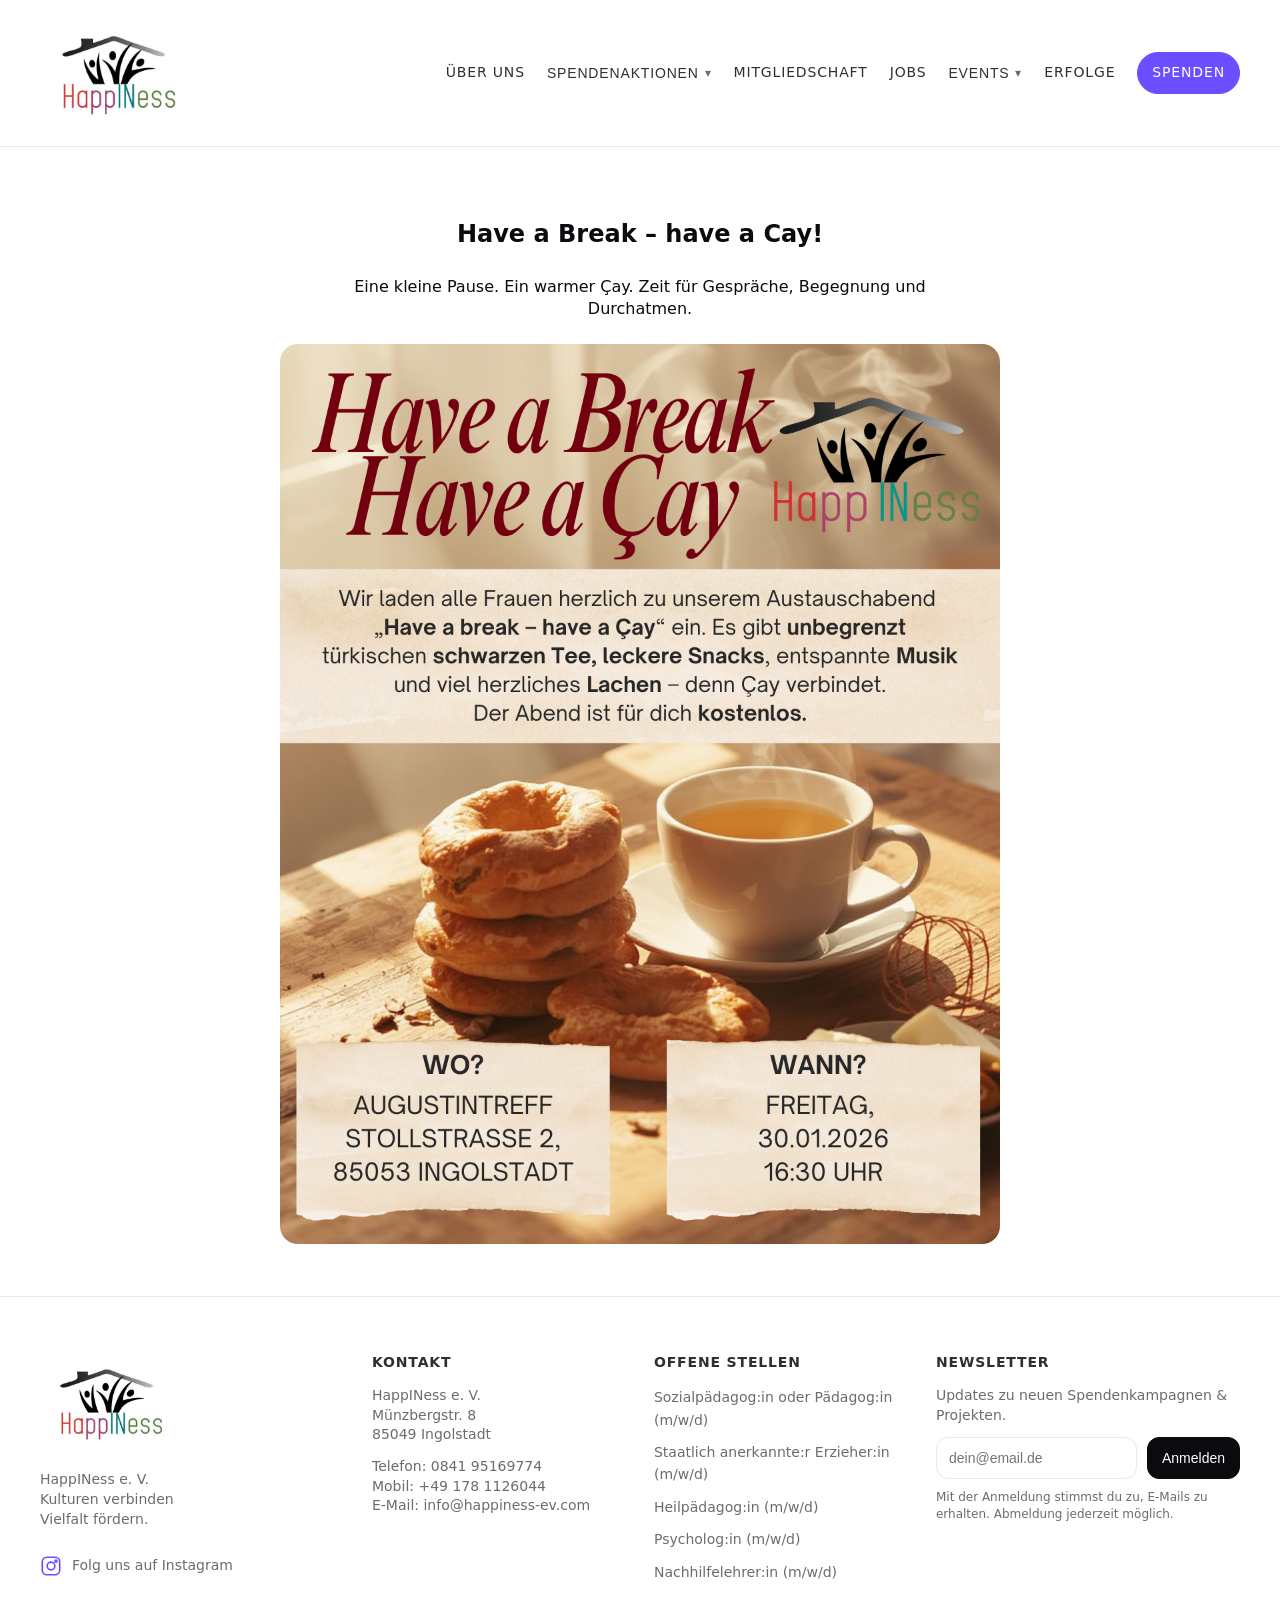
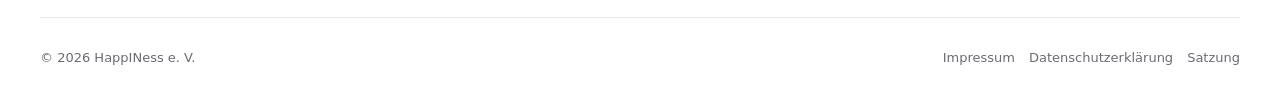
<file: Cay.html>
<!doctype html>
<html lang="de">
<head>
  <meta charset="utf-8" />
  <meta name="viewport" content="width=device-width, initial-scale=1" />
  <title>Have a Break – have a Cay! | HappINess e. V.</title>
  <meta name="description" content="Have a Break – have a Cay! Ein Raum für Begegnung, Austausch und Entspannung." />
  <link rel="stylesheet" href="style.css" />
</head>
<body>

  <!-- Header -->
  <div id="site-header"></div>

  <main class="about-page">

    <section class="about-section" style="text-align:center;">
      <h1>Have a Break – have a Cay!</h1>

      <p style="max-width:600px; margin:1.5rem auto;">
        Eine kleine Pause. Ein warmer Çay.  
        Zeit für Gespräche, Begegnung und Durchatmen.
      </p>

      <img
      class="cay-poster"
      src="assets/events/cay-poster.jpg"
      alt="Have a Break – have a Cay! Poster"
    />

    </section>

  </main>

  <!-- Footer -->
  <div id="site-footer"></div>

  <script src="main.js"></script>
</body>
</html>
</file>
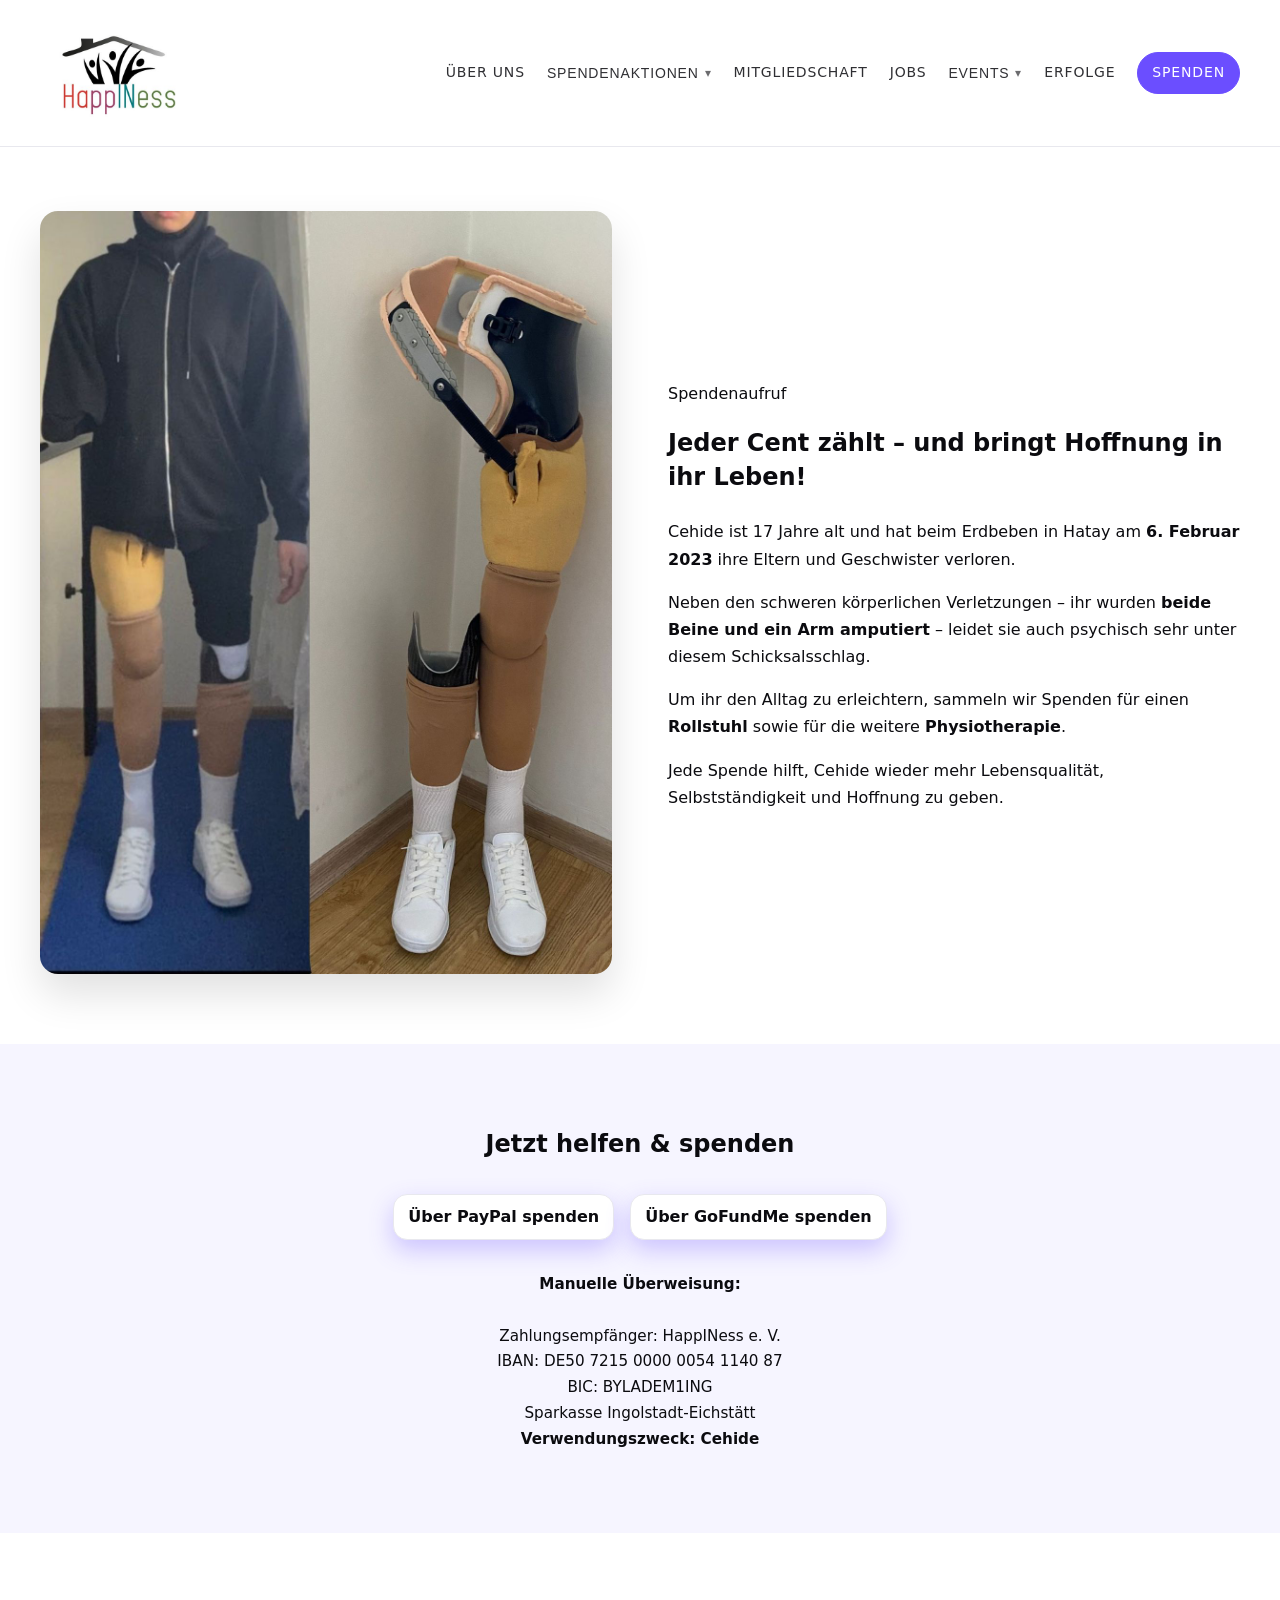
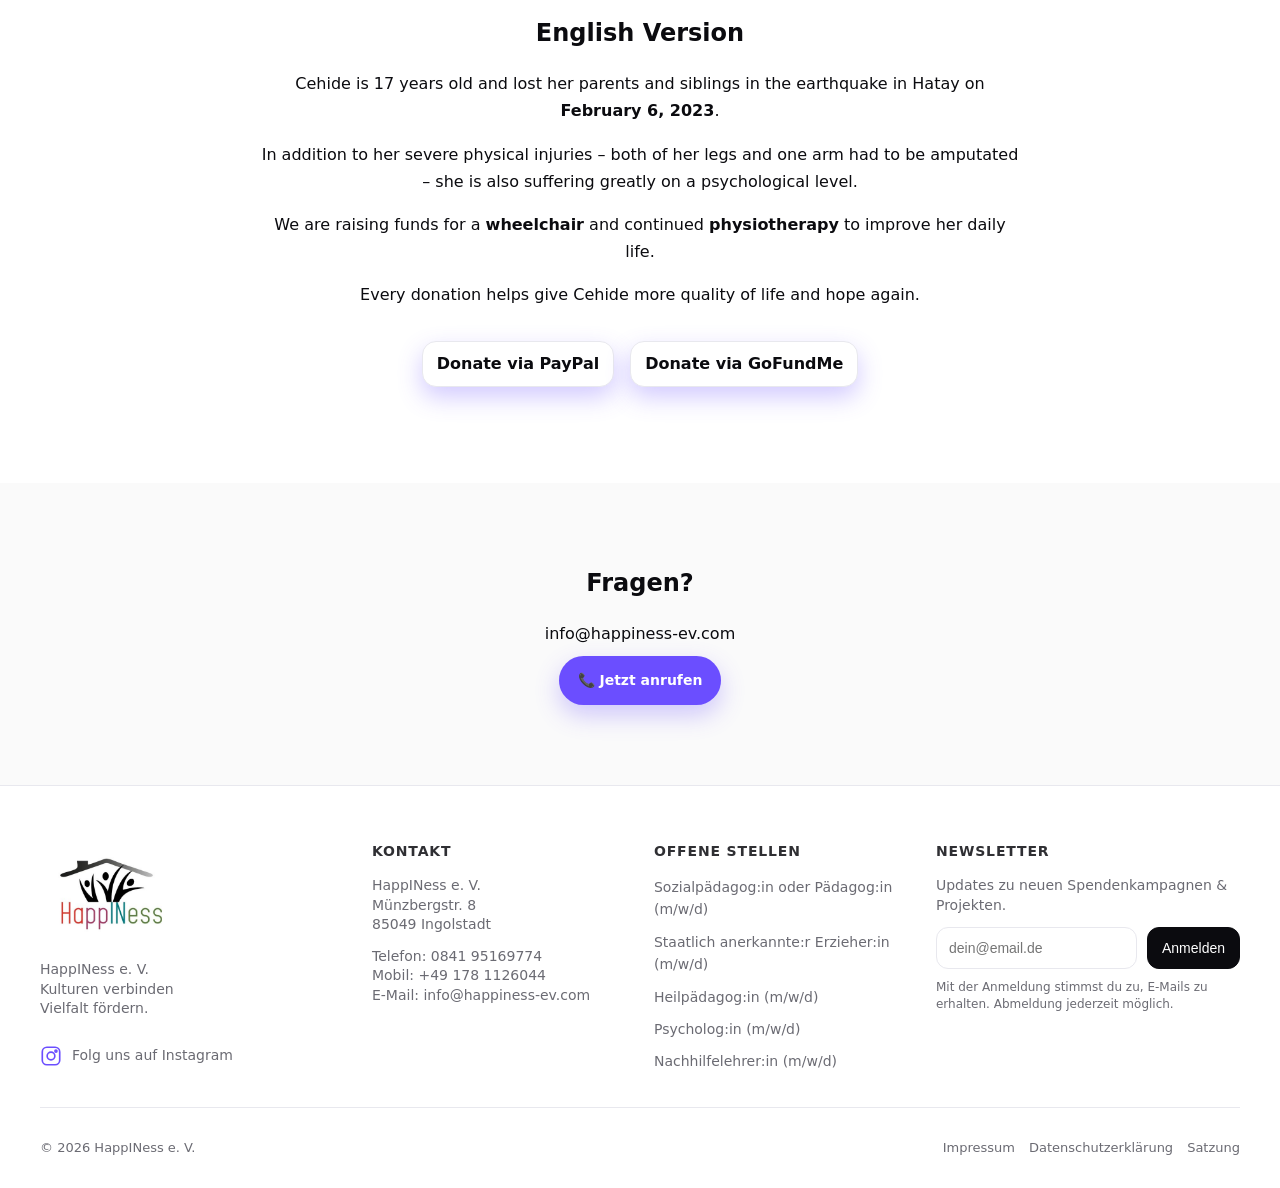
<file: Cehide.html>
<!doctype html>
<html lang="de">
<head>
  <meta charset="utf-8" />
  <meta name="viewport" content="width=device-width, initial-scale=1" />
  <title>Spendenaufruf für Cehide – HappINess e. V.</title>
  <meta name="description" content="Spendenaufruf für Cehide – jede Spende hilft für Rollstuhl und Physiotherapie." />
  <link rel="stylesheet" href="../style.css" />
</head>

<body>
  <div id="site-header"></div>

  <main class="page donation-page">

    <!-- HERO / INTRO -->
    <section class="donation-section">
      <div class="container">

        <div class="donation-split">

          <!-- IMAGE -->
          <div class="donation-split__image">
            <img
              src="../assets/spenden/cehide.jpg"
              alt="Cehide"
              loading="lazy"
            />
          </div>

          <!-- TEXT -->
          <div class="donation-split__text">
            <p class="kicker">Spendenaufruf</p>
            <h1>Jeder Cent zählt – und bringt Hoffnung in ihr Leben!</h1>

            <p>
              Cehide ist 17 Jahre alt und hat beim Erdbeben in Hatay am
              <strong>6. Februar 2023</strong> ihre Eltern und Geschwister verloren.
            </p>

            <p>
              Neben den schweren körperlichen Verletzungen – ihr wurden
              <strong>beide Beine und ein Arm amputiert</strong> – leidet sie auch
              psychisch sehr unter diesem Schicksalsschlag.
            </p>

            <p>
              Um ihr den Alltag zu erleichtern, sammeln wir Spenden für einen
              <strong>Rollstuhl</strong> sowie für die weitere
              <strong>Physiotherapie</strong>.
            </p>

            <p>
              Jede Spende hilft, Cehide wieder mehr Lebensqualität,
              Selbstständigkeit und Hoffnung zu geben.
            </p>
          </div>

        </div>
      </div>
    </section>

    <!-- DONATE -->
    <section id="spenden" class="donation-section donation-section--highlight">
      <div class="container center">
        <h2>Jetzt helfen & spenden</h2>

        <div class="donation-buttons">
          <a
            href="https://www.paypal.com/donate?campaign_id=6URGBHS4AHHY6"
            target="_blank"
            rel="noopener"
            class="btn btn--primary"
          >
            Über PayPal spenden
          </a>

          <a
            href="https://www.gofundme.com/f/sei-die-hoffnung-fur-cehide-17-j-erdbebenopfer-aus-hatay?attribution_id=sl:cf405077-684e-451a-897b-ce0b3da4cd67&lang=de_DE&ts=1758838344&utm_campaign=man_sharesheet_dash&utm_medium=customer&utm_source=copy_link"
            target="_blank"
            rel="noopener"
            class="btn"
          >
            Über GoFundMe spenden
          </a>
        </div>

        <div class="donation-bank">
          <p>
            <strong>Manuelle Überweisung:</strong><br /><br />
            Zahlungsempfänger: HappINess e. V.<br />
            IBAN: DE50 7215 0000 0054 1140 87<br />
            BIC: BYLADEM1ING<br />
            Sparkasse Ingolstadt-Eichstätt<br />
            <strong>Verwendungszweck: Cehide</strong>
          </p>
        </div>
      </div>
    </section>

    <!-- ENGLISH -->
    <section class="donation-section">
      <div class="container center">
        <h2>English Version</h2>

        <p>
          Cehide is 17 years old and lost her parents and siblings in the
          earthquake in Hatay on <strong>February 6, 2023</strong>.
        </p>

        <p>
          In addition to her severe physical injuries – both of her legs and one
          arm had to be amputated – she is also suffering greatly on a
          psychological level.
        </p>

        <p>
          We are raising funds for a <strong>wheelchair</strong> and continued
          <strong>physiotherapy</strong> to improve her daily life.
        </p>

        <p>
          Every donation helps give Cehide more quality of life and hope again.
        </p>
      </div>

      <div class="donation-buttons">
        <a
          href="https://www.paypal.com/donate?campaign_id=6URGBHS4AHHY6"
          target="_blank"
          rel="noopener"
          class="btn btn--primary"
        >
          Donate via PayPal
        </a>
      
        <a
          href="https://www.gofundme.com/f/sei-die-hoffnung-fur-cehide-17-j-erdbebenopfer-aus-hatay?attribution_id=sl:cf405077-684e-451a-897b-ce0b3da4cd67&lang=de_DE&ts=1758838344&utm_campaign=man_sharesheet_dash&utm_medium=customer&utm_source=copy_link"
          target="_blank"
          rel="noopener"
          class="btn"
        >
          Donate via GoFundMe
        </a>
      </div>
      
    </section>

    <!-- CONTACT -->
    <section class="donation-section donation-section--soft">
      <div class="container center">
        <h2>Fragen?</h2>
        <p>
          <a href="mailto:info@happiness-ev.com">info@happiness-ev.com</a><br />
          <a href="tel:+491781126044" class="btn btn-call">
            📞 Jetzt anrufen
          </a>          
        </p>
      </div>
    </section>

  </main>

  <div id="site-footer"></div>
  <script src="../main.js"></script>
</body>
</html>
</file>
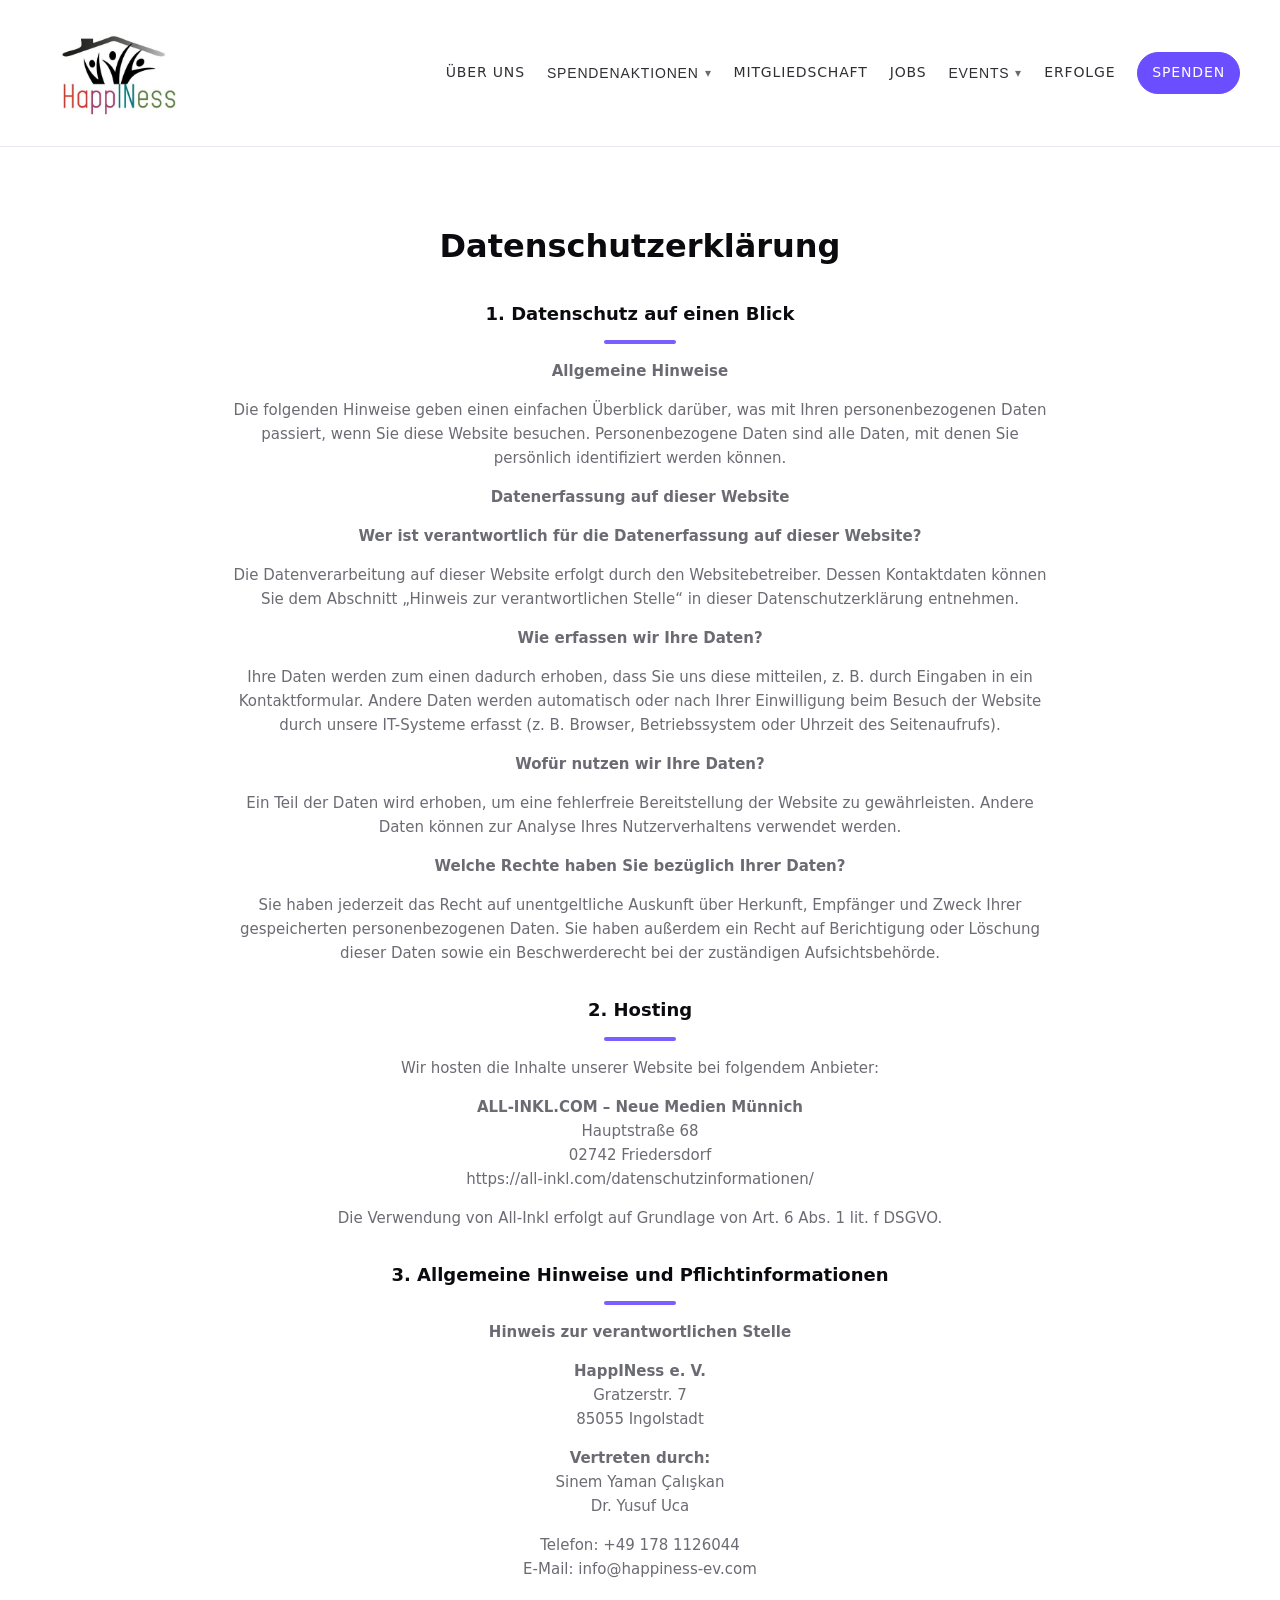
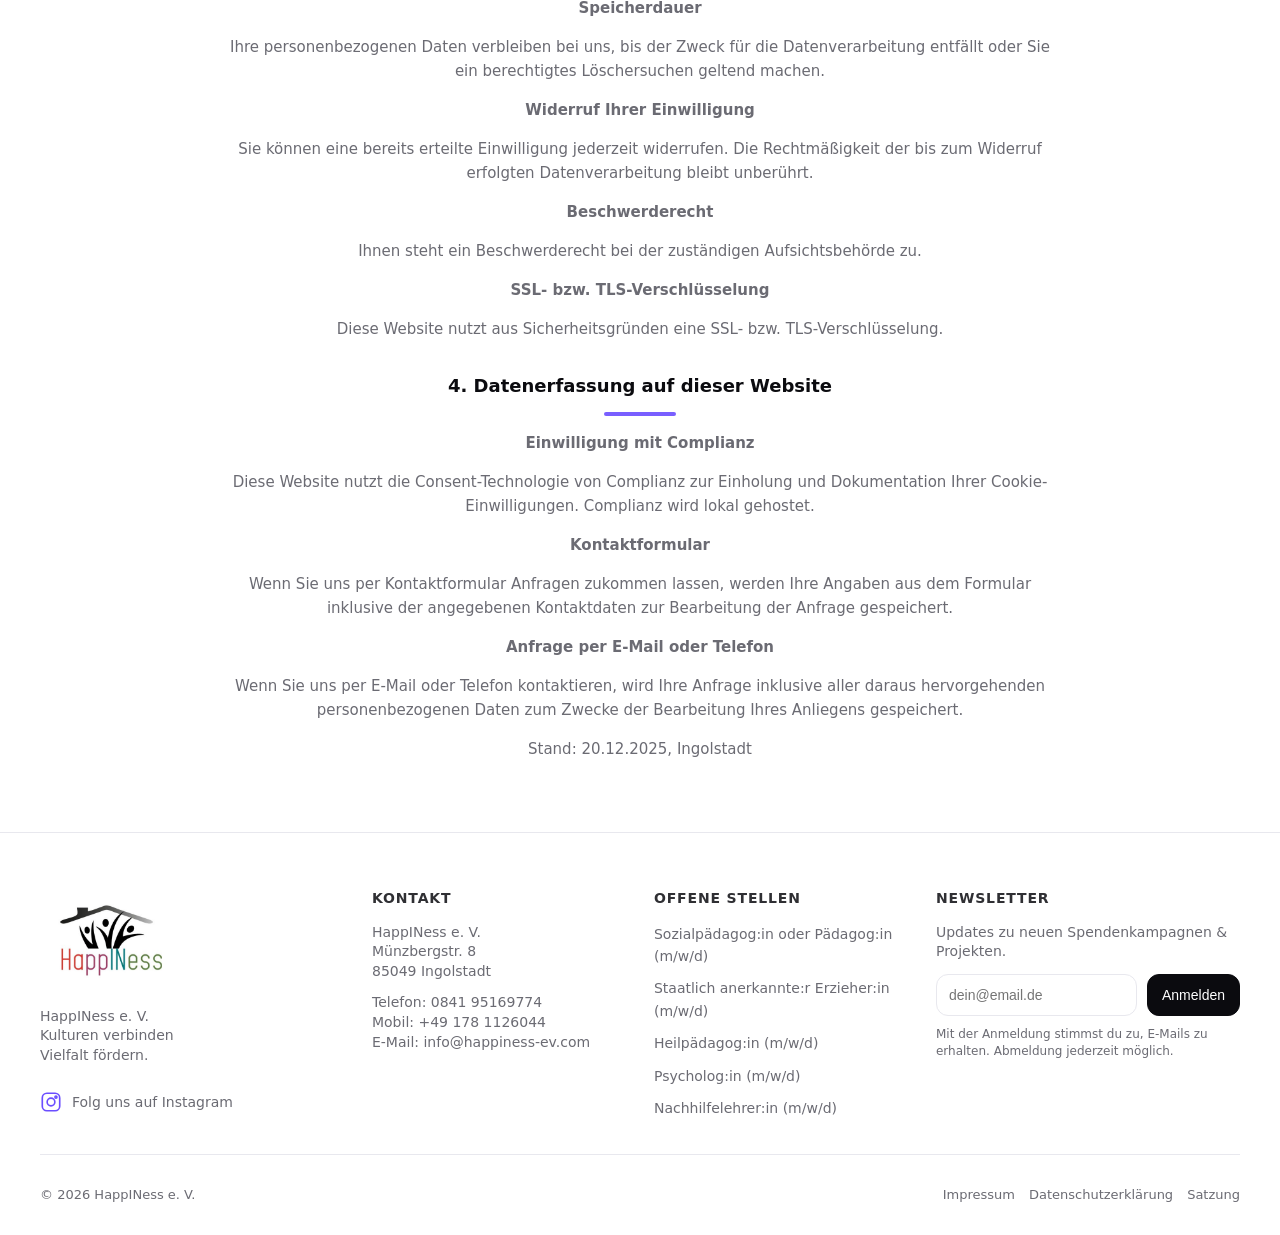
<file: datenschutz.html>
<!doctype html>
<html lang="de">
<head>
  <meta charset="utf-8" />
  <meta name="viewport" content="width=device-width, initial-scale=1" />
  <title>Datenschutzerklärung – HappINess e. V.</title>
  <link rel="stylesheet" href="style.css" />
</head>
<body>

  <!-- Header -->
  <div id="site-header"></div>

  <main class="container section legal">
    <h1>Datenschutzerklärung</h1>

    <h2>1. Datenschutz auf einen Blick</h2>

    <p><strong>Allgemeine Hinweise</strong></p>
    <p>
      Die folgenden Hinweise geben einen einfachen Überblick darüber, was mit Ihren personenbezogenen
      Daten passiert, wenn Sie diese Website besuchen. Personenbezogene Daten sind alle Daten, mit denen
      Sie persönlich identifiziert werden können.
    </p>

    <p><strong>Datenerfassung auf dieser Website</strong></p>

    <p><strong>Wer ist verantwortlich für die Datenerfassung auf dieser Website?</strong></p>
    <p>
      Die Datenverarbeitung auf dieser Website erfolgt durch den Websitebetreiber.
      Dessen Kontaktdaten können Sie dem Abschnitt „Hinweis zur verantwortlichen Stelle“ in dieser
      Datenschutzerklärung entnehmen.
    </p>

    <p><strong>Wie erfassen wir Ihre Daten?</strong></p>
    <p>
      Ihre Daten werden zum einen dadurch erhoben, dass Sie uns diese mitteilen, z. B. durch Eingaben
      in ein Kontaktformular. Andere Daten werden automatisch oder nach Ihrer Einwilligung beim Besuch
      der Website durch unsere IT-Systeme erfasst (z. B. Browser, Betriebssystem oder Uhrzeit des
      Seitenaufrufs).
    </p>

    <p><strong>Wofür nutzen wir Ihre Daten?</strong></p>
    <p>
      Ein Teil der Daten wird erhoben, um eine fehlerfreie Bereitstellung der Website zu gewährleisten.
      Andere Daten können zur Analyse Ihres Nutzerverhaltens verwendet werden.
    </p>

    <p><strong>Welche Rechte haben Sie bezüglich Ihrer Daten?</strong></p>
    <p>
      Sie haben jederzeit das Recht auf unentgeltliche Auskunft über Herkunft, Empfänger und Zweck Ihrer
      gespeicherten personenbezogenen Daten. Sie haben außerdem ein Recht auf Berichtigung oder Löschung
      dieser Daten sowie ein Beschwerderecht bei der zuständigen Aufsichtsbehörde.
    </p>

    <h2>2. Hosting</h2>

    <p>
      Wir hosten die Inhalte unserer Website bei folgendem Anbieter:
    </p>

    <p>
      <strong>ALL-INKL.COM – Neue Medien Münnich</strong><br>
      Hauptstraße 68<br>
      02742 Friedersdorf<br>
      <a href="https://all-inkl.com/datenschutzinformationen/" target="_blank" rel="noopener noreferrer">
        https://all-inkl.com/datenschutzinformationen/
      </a>
    </p>

    <p>
      Die Verwendung von All-Inkl erfolgt auf Grundlage von Art. 6 Abs. 1 lit. f DSGVO.
    </p>

    <h2>3. Allgemeine Hinweise und Pflichtinformationen</h2>

    <p><strong>Hinweis zur verantwortlichen Stelle</strong></p>
    <p>
      <strong>HappINess e. V.</strong><br>
      Gratzerstr. 7<br>
      85055 Ingolstadt
    </p>

    <p>
      <strong>Vertreten durch:</strong><br>
      Sinem Yaman Çalışkan<br>
      Dr. Yusuf Uca
    </p>

    <p>
      Telefon: +49 178 1126044<br>
      E-Mail:
      <a href="mailto:info@happiness-ev.com">info@happiness-ev.com</a>
    </p>

    <p><strong>Speicherdauer</strong></p>
    <p>
      Ihre personenbezogenen Daten verbleiben bei uns, bis der Zweck für die Datenverarbeitung entfällt
      oder Sie ein berechtigtes Löschersuchen geltend machen.
    </p>

    <p><strong>Widerruf Ihrer Einwilligung</strong></p>
    <p>
      Sie können eine bereits erteilte Einwilligung jederzeit widerrufen.
      Die Rechtmäßigkeit der bis zum Widerruf erfolgten Datenverarbeitung bleibt unberührt.
    </p>

    <p><strong>Beschwerderecht</strong></p>
    <p>
      Ihnen steht ein Beschwerderecht bei der zuständigen Aufsichtsbehörde zu.
    </p>

    <p><strong>SSL- bzw. TLS-Verschlüsselung</strong></p>
    <p>
      Diese Website nutzt aus Sicherheitsgründen eine SSL- bzw. TLS-Verschlüsselung.
    </p>

    <h2>4. Datenerfassung auf dieser Website</h2>

    <p><strong>Einwilligung mit Complianz</strong></p>
    <p>
      Diese Website nutzt die Consent-Technologie von Complianz zur Einholung und Dokumentation Ihrer
      Cookie-Einwilligungen. Complianz wird lokal gehostet.
    </p>

    <p><strong>Kontaktformular</strong></p>
    <p>
      Wenn Sie uns per Kontaktformular Anfragen zukommen lassen, werden Ihre Angaben aus dem Formular
      inklusive der angegebenen Kontaktdaten zur Bearbeitung der Anfrage gespeichert.
    </p>

    <p><strong>Anfrage per E-Mail oder Telefon</strong></p>
    <p>
      Wenn Sie uns per E-Mail oder Telefon kontaktieren, wird Ihre Anfrage inklusive aller daraus
      hervorgehenden personenbezogenen Daten zum Zwecke der Bearbeitung Ihres Anliegens gespeichert.
    </p>

    <p>
      Stand: 20.12.2025, Ingolstadt
    </p>
  </main>

  <!-- Footer -->
  <div id="site-footer"></div>

  <script src="main.js"></script>
</body>
</html>
</file>
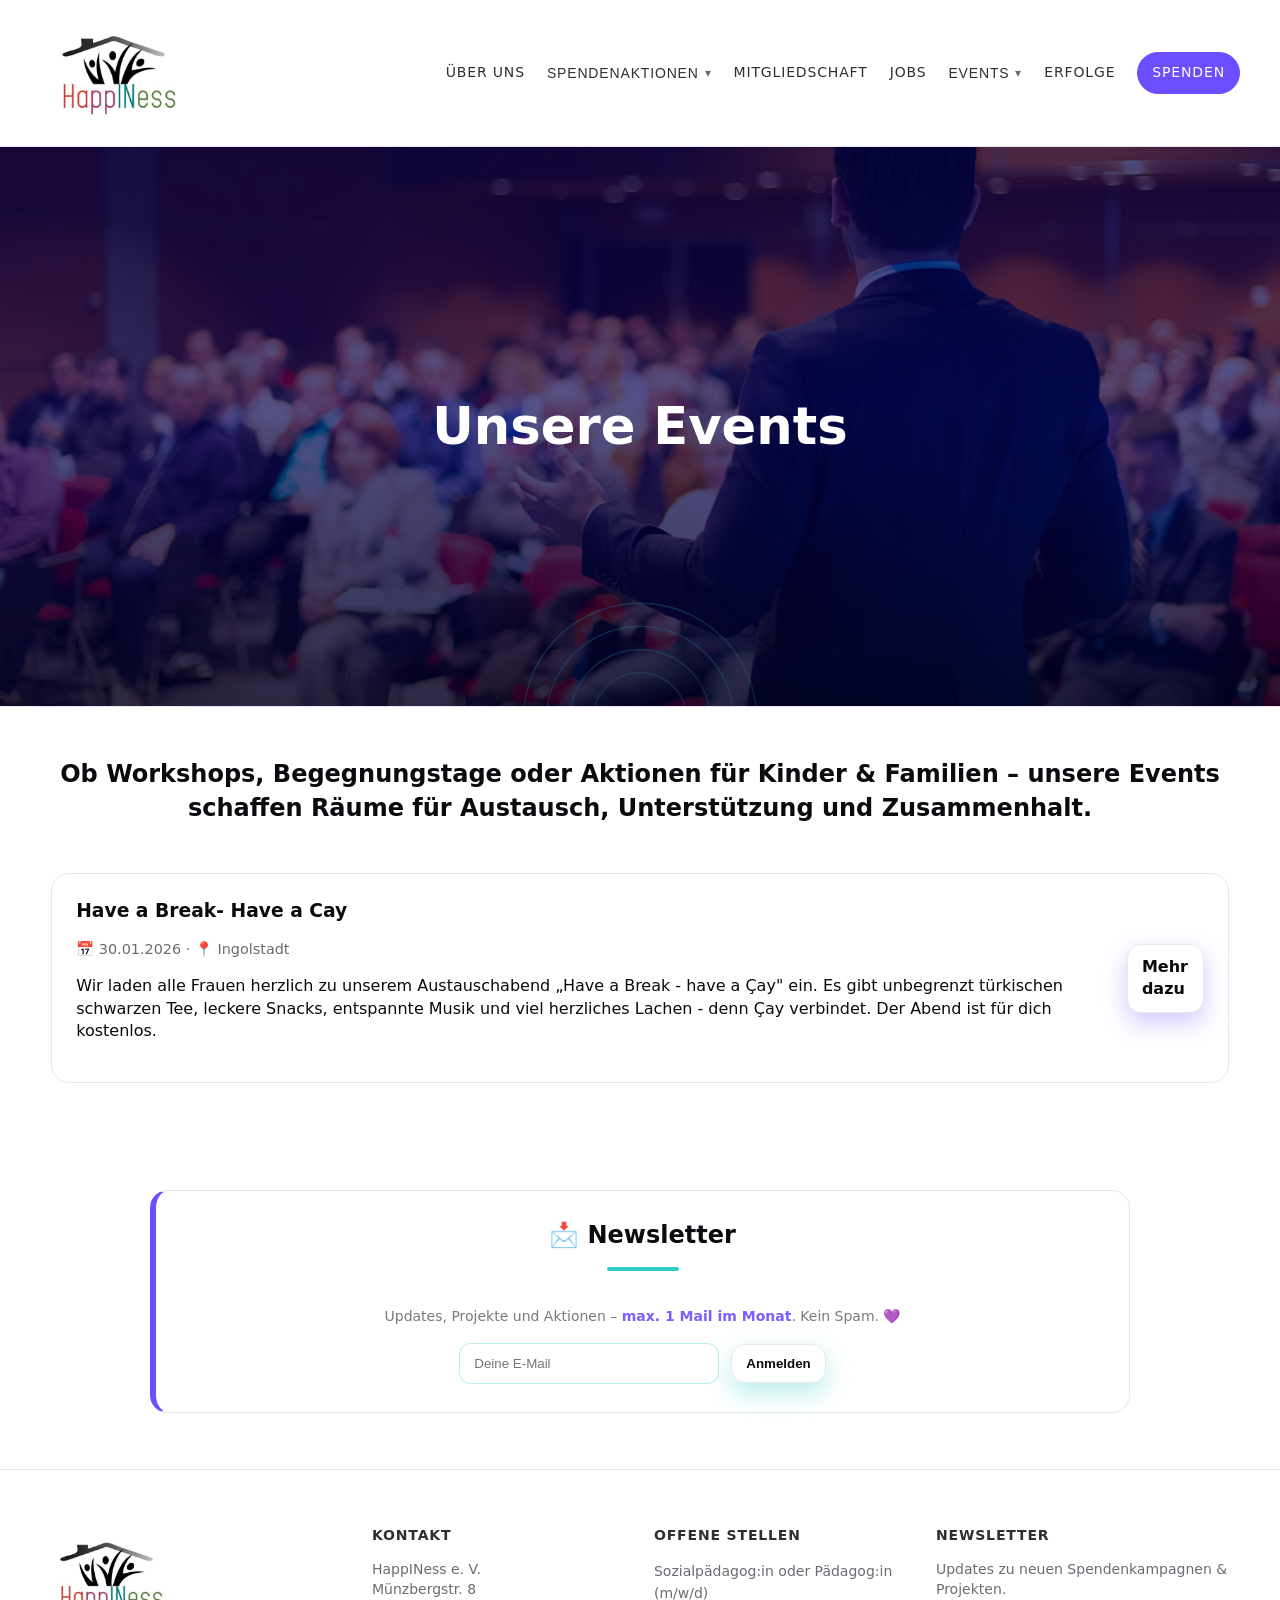
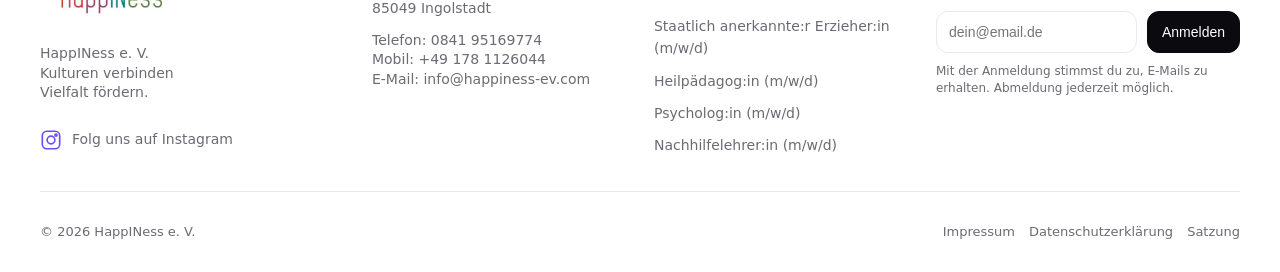
<file: Events.html>
<!doctype html>
<html lang="de">
<head>
  <meta charset="utf-8" />
  <meta name="viewport" content="width=device-width, initial-scale=1" />
  <title>Events – HappINess e. V.</title>
  <meta name="description" content="Unsere Veranstaltungen, Aktionen und Begegnungen – gemeinsam Wirkung schaffen." />
  <link rel="stylesheet" href="style.css" />
</head>
<body>

  <!-- Header -->
  <div id="site-header"></div>

  <main class="about-page">

    <!-- HERO -->
<section class="about-hero">
    <img class="about-hero__img" src="assets/about/hero-event.jpg" alt="HappINess e. V. – Events" />
    <div class="about-hero__overlay"></div>
  
    <h1 class="about-hero__title">Unsere Events</h1>
  </section>
  

    <!-- EVENTS -->
    <section class="about-section">
      <h2>Ob Workshops, Begegnungstage oder Aktionen für Kinder & Familien –  
        unsere Events schaffen Räume für Austausch, Unterstützung und Zusammenhalt.</h2>
    

      <div class="events-list">

        <!-- Event -->
        <div class="event-row">
          <div class="event-info">
            <h3>Have a Break- Have a Cay</h3>
            <p class="event-meta">📅 30.01.2026 · 📍 Ingolstadt</p>
            <p>
                Wir laden alle Frauen herzlich zu unserem Austauschabend „Have a Break - have a Çay" ein. Es gibt unbegrenzt türkischen schwarzen Tee, leckere Snacks, entspannte Musik
                und viel herzliches Lachen - denn Çay verbindet.
                Der Abend ist für dich kostenlos.
            </p>
          </div>
          <a href="#" class="btn btn-outline">Mehr dazu</a>
        </div>

      </div>
    </section>


<!-- 8) Newsletter -->
<section class="section reveal" id="newsletter">
    <div class="container">
      <div class="pillar" style="max-width:980px; margin:0 auto; border-left:6px solid #6b4eff; text-align:center;">
        <h2 style="margin-top:0;">📩 Newsletter</h2>
  
        <p style="margin-top:6px; opacity:.9;">
          Updates, Projekte und Aktionen – 
          <strong style="color:#6b4eff;">max. 1 Mail im Monat</strong>. Kein Spam. 💜
        </p>
  
        <form
          class="newsletter__form"
          style="display:flex; gap:12px; justify-content:center; align-items:center; flex-wrap:wrap; margin-top:16px;"
          action="mailto:kurtoglukeskin@happiness-ev.com"
          method="post"
          enctype="text/plain"
        >
          <input
            class="newsletter__input"
            type="email"
            name="email"
            required
            placeholder="Deine E-Mail"
          />
          <button class="btn btn--primary" type="submit">
            Anmelden
          </button>
        </form>
      </div>
    </div>
  </section>


  </main>

  <!-- Footer -->
  <div id="site-footer"></div>

  <script src="main.js"></script>
</body>
</html>
</file>
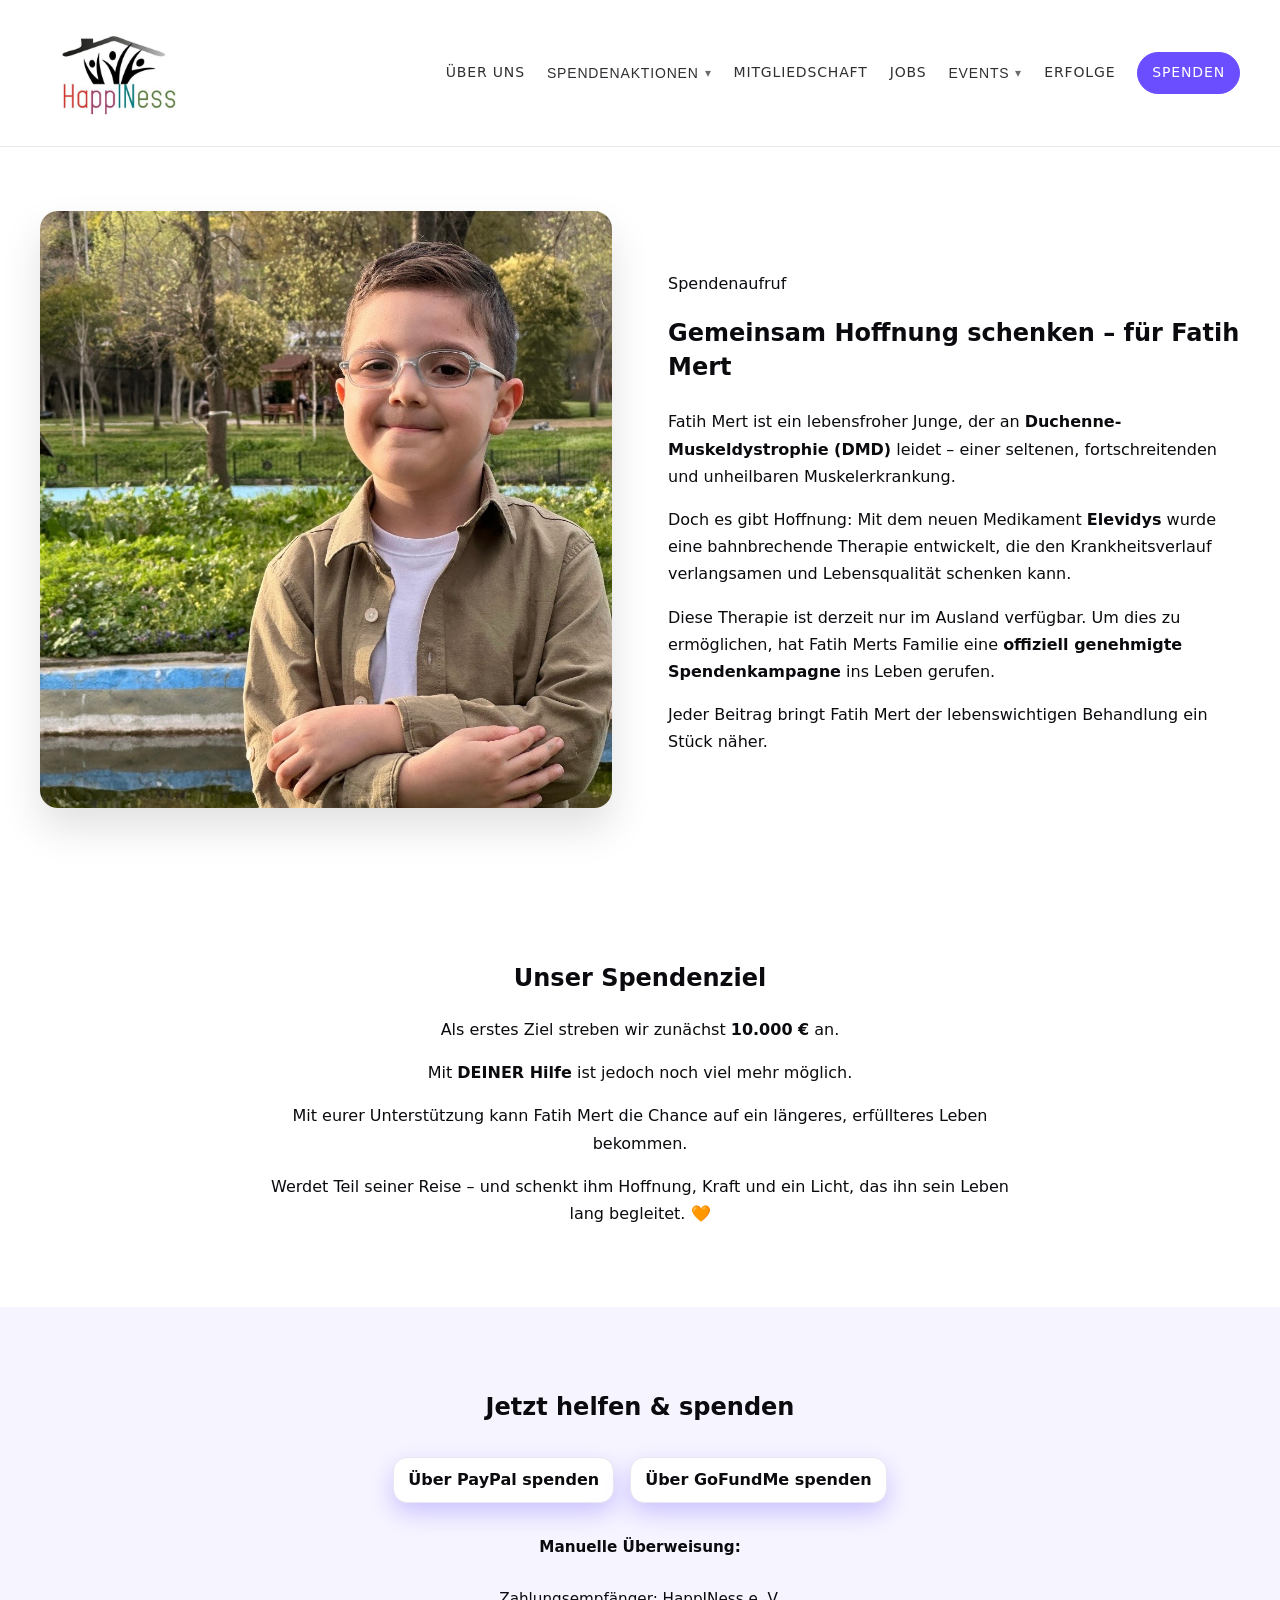
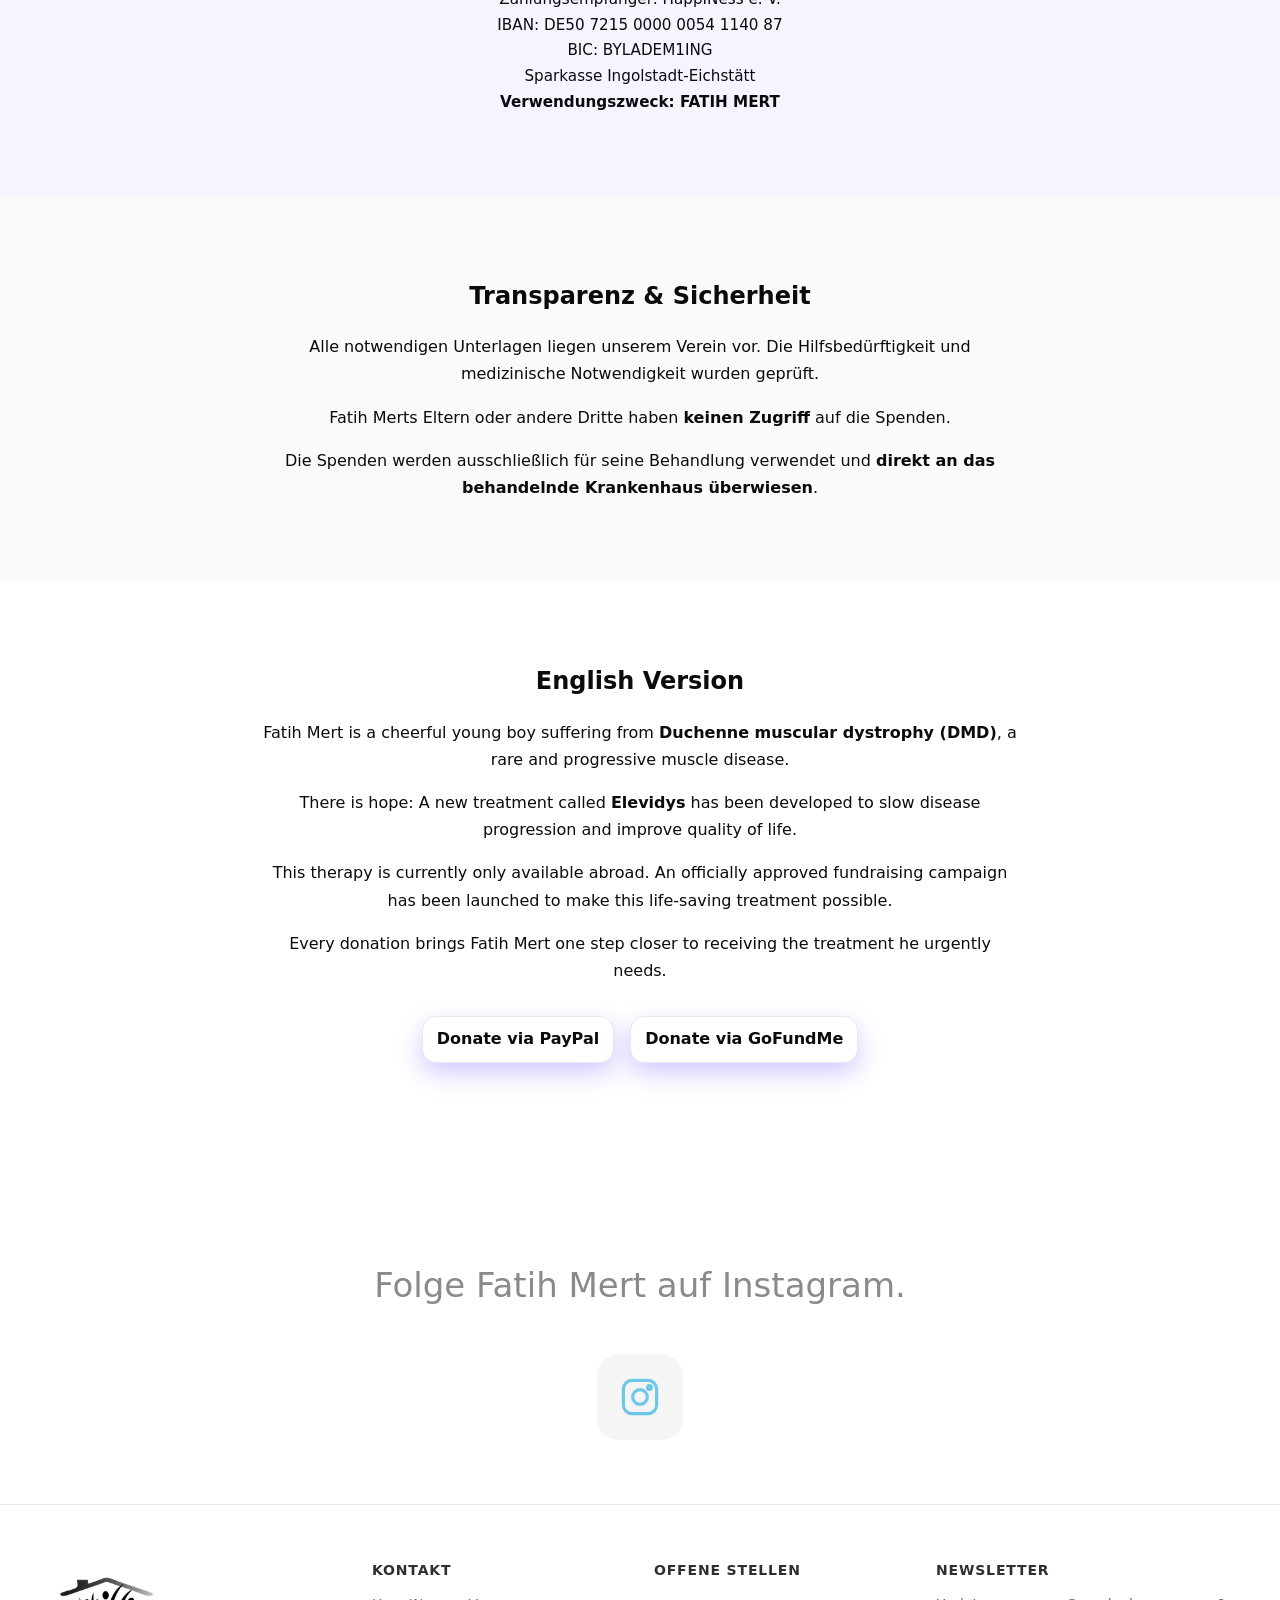
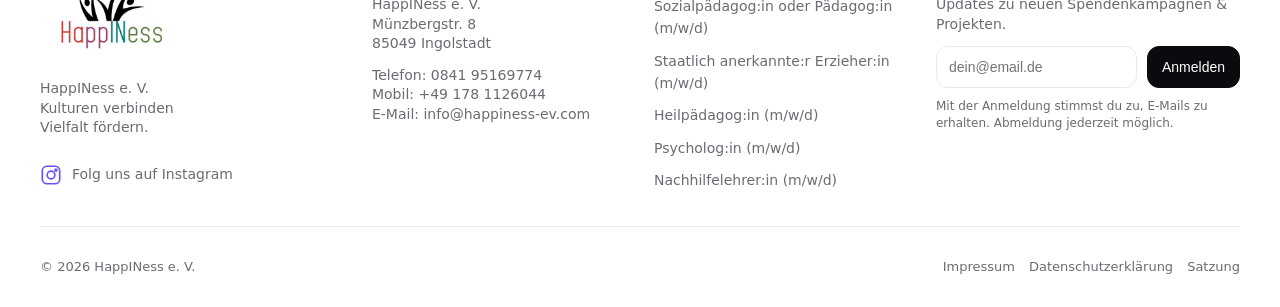
<file: FatihMert.html>
<!doctype html>
<html lang="de">
<head>
  <meta charset="utf-8" />
  <meta name="viewport" content="width=device-width, initial-scale=1" />
  <title>Spendenaufruf für Fatih Mert – HappINess e. V.</title>
  <meta name="description" content="Spendenaufruf für Fatih Mert – Hilfe für eine lebenswichtige Therapie." />
  <link rel="stylesheet" href="../style.css" />
</head>

<body>
  <div id="site-header"></div>

  <main class="page donation-page">

    <!-- HERO / INTRO -->
    <section class="donation-section">
      <div class="container">

        <div class="donation-split">

          <!-- IMAGE -->
          <div class="donation-split__image">
            <img
              src="../assets/spenden/fatih-mert.jpg"
              alt="Fatih Mert"
              loading="lazy"
            />
          </div>

          <!-- TEXT -->
          <div class="donation-split__text">
            <p class="kicker">Spendenaufruf</p>
            <h1>Gemeinsam Hoffnung schenken – für Fatih Mert</h1>

            <p>
              Fatih Mert ist ein lebensfroher Junge, der an
              <strong>Duchenne-Muskeldystrophie (DMD)</strong> leidet – einer
              seltenen, fortschreitenden und unheilbaren Muskelerkrankung.
            </p>

            <p>
              Doch es gibt Hoffnung: Mit dem neuen Medikament
              <strong>Elevidys</strong> wurde eine bahnbrechende Therapie
              entwickelt, die den Krankheitsverlauf verlangsamen und
              Lebensqualität schenken kann.
            </p>

            <p>
              Diese Therapie ist derzeit nur im Ausland verfügbar. Um dies zu
              ermöglichen, hat Fatih Merts Familie eine
              <strong>offiziell genehmigte Spendenkampagne</strong> ins Leben
              gerufen.
            </p>

            <p>
              Jeder Beitrag bringt Fatih Mert der lebenswichtigen Behandlung ein
              Stück näher.
            </p>
          </div>

        </div>
      </div>
    </section>

    <!-- ZIEL -->
    <section class="donation-section">
      <div class="container center">
        <h2>Unser Spendenziel</h2>

        <p>
          Als erstes Ziel streben wir zunächst
          <strong>10.000 €</strong> an.
        </p>

        <p>
          Mit <strong>DEINER Hilfe</strong> ist jedoch noch viel mehr möglich.
        </p>

        <p>
          Mit eurer Unterstützung kann Fatih Mert die Chance auf ein längeres,
          erfüllteres Leben bekommen.
        </p>

        <p>
          Werdet Teil seiner Reise – und schenkt ihm Hoffnung, Kraft und ein
          Licht, das ihn sein Leben lang begleitet. 🧡
        </p>
      </div>
    </section>

    <!-- DONATE -->
    <section id="spenden" class="donation-section donation-section--highlight">
      <div class="container center">
        <h2>Jetzt helfen & spenden</h2>

        <div class="donation-buttons">
          <a
            href="https://www.paypal.com/donate?campaign_id=GR5HP2WRB2C7Q"
            target="_blank"
            rel="noopener"
            class="btn btn--primary"
          >
            Über PayPal spenden
          </a>

          <a
            href="https://www.gofundme.com/f/fatih-merts-kampf-gegen-dmd-genetische-muskelerkrankung?attribution_id=sl:a71be70b-b6db-402b-8a81-01209cae7478&lang=de_DE&ts=1765202860&utm_campaign=fp_sharesheet&utm_medium=customer&utm_source=whatsapp"
            target="_blank"
            rel="noopener"
            class="btn"
          >
            Über GoFundMe spenden
          </a>
        </div>

        <div class="donation-bank">
          <p>
            <strong>Manuelle Überweisung:</strong><br /><br />
            Zahlungsempfänger: HappINess e. V.<br />
            IBAN: DE50 7215 0000 0054 1140 87<br />
            BIC: BYLADEM1ING<br />
            Sparkasse Ingolstadt-Eichstätt<br />
            <strong>Verwendungszweck: FATIH MERT</strong>
          </p>
        </div>
      </div>
    </section>

    <!-- TRANSPARENZ -->
    <section class="donation-section donation-section--soft">
      <div class="container center">
        <h2>Transparenz & Sicherheit</h2>

        <p>
          Alle notwendigen Unterlagen liegen unserem Verein vor.
          Die Hilfsbedürftigkeit und medizinische Notwendigkeit wurden geprüft.
        </p>

        <p>
          Fatih Merts Eltern oder andere Dritte haben
          <strong>keinen Zugriff</strong> auf die Spenden.
        </p>

        <p>
          Die Spenden werden ausschließlich für seine Behandlung verwendet und
          <strong>direkt an das behandelnde Krankenhaus überwiesen</strong>.
        </p>
      </div>
    </section>

    <!-- ENGLISH -->
    <section class="donation-section">
      <div class="container center">
        <h2>English Version</h2>

        <p>
          Fatih Mert is a cheerful young boy suffering from
          <strong>Duchenne muscular dystrophy (DMD)</strong>, a rare and
          progressive muscle disease.
        </p>

        <p>
          There is hope: A new treatment called <strong>Elevidys</strong> has
          been developed to slow disease progression and improve quality of
          life.
        </p>

        <p>
          This therapy is currently only available abroad. An officially
          approved fundraising campaign has been launched to make this
          life-saving treatment possible.
        </p>

        <p>
          Every donation brings Fatih Mert one step closer to receiving the
          treatment he urgently needs.
        </p>

        <div class="donation-buttons">
          <a
            href="https://www.paypal.com/donate?campaign_id=GR5HP2WRB2C7Q"
            target="_blank"
            rel="noopener"
            class="btn btn--primary"
          >
            Donate via PayPal
          </a>

          <a
            href="https://www.gofundme.com/f/fatih-merts-kampf-gegen-dmd-genetische-muskelerkrankung?attribution_id=sl:a71be70b-b6db-402b-8a81-01209cae7478&lang=de_DE&ts=1765202860&utm_campaign=fp_sharesheet&utm_medium=customer&utm_source=whatsapp"
            target="_blank"
            rel="noopener"
            class="btn"
          >
            Donate via GoFundMe
          </a>
        </div>
      </div>
    </section>

    <div class="campaign-instagram">
      <p>Folge Fatih Mert auf Instagram.</p>
    
      <a
        href="https://www.instagram.com/dmdmerteumutol?igsh=MXh2MzN5bnBnOWtkcA%3D%3D"
        target="_blank"
        rel="noopener"
        aria-label="Fatih Mert auf Instagram"
        class="instagram-link classic"
      >
        <svg viewBox="0 0 24 24" aria-hidden="true">
          <rect x="2.5" y="2.5" width="19" height="19" rx="5" ry="5"/>
          <circle cx="12" cy="12" r="4.2"/>
          <circle cx="17.4" cy="6.6" r="1.1"/>
        </svg>
      </a>
    </div>
    


  </main>

  <div id="site-footer"></div>
  <script src="../main.js"></script>
</body>
</html>
</file>
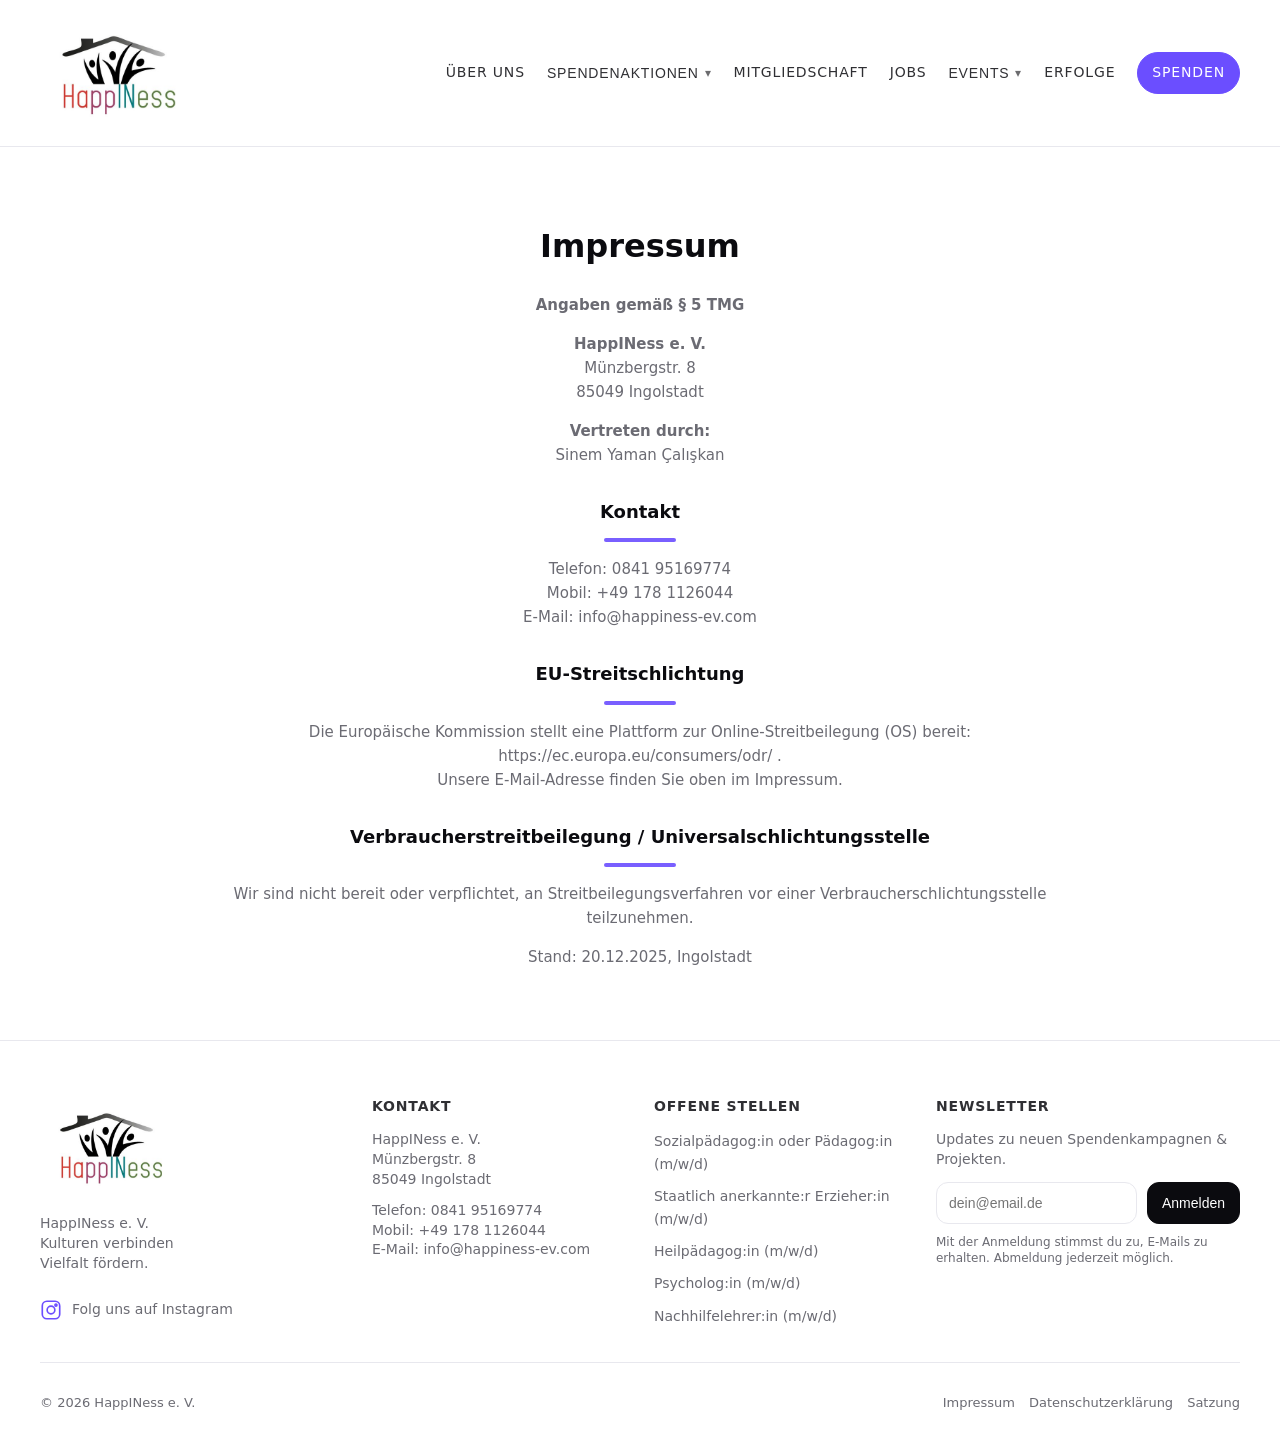
<file: impressum.html>
<!doctype html>
<html lang="de">
<head>
  <meta charset="utf-8" />
  <meta name="viewport" content="width=device-width, initial-scale=1" />
  <title>Impressum – HappINess e. V.</title>
  <link rel="stylesheet" href="style.css" />
</head>
<body>

  <!-- Header -->
  <div id="site-header"></div>

  <main class="container section legal">
    <h1>Impressum</h1>

    <p><strong>Angaben gemäß § 5 TMG</strong></p>

    <p>
      <strong>HappINess e. V.</strong><br>
      Münzbergstr. 8<br>
      85049 Ingolstadt
    </p>

    <p>
      <strong>Vertreten durch:</strong><br>
      Sinem Yaman Çalışkan
    </p>

    <h2>Kontakt</h2>
    <p>
      Telefon: 0841 95169774<br>
      Mobil: +49 178 1126044<br>
      E-Mail:
      <a href="mailto:info@happiness-ev.com">info@happiness-ev.com</a>
    </p>

    <h2>EU-Streitschlichtung</h2>
    <p>
      Die Europäische Kommission stellt eine Plattform zur Online-Streitbeilegung (OS)
      bereit:
      <a
        href="https://ec.europa.eu/consumers/odr/"
        target="_blank"
        rel="noopener noreferrer"
      >
        https://ec.europa.eu/consumers/odr/
      </a>.
      <br>
      Unsere E-Mail-Adresse finden Sie oben im Impressum.
    </p>

    <h2>Verbraucherstreitbeilegung / Universalschlichtungsstelle</h2>
    <p>
      Wir sind nicht bereit oder verpflichtet, an Streitbeilegungsverfahren vor einer
      Verbraucherschlichtungsstelle teilzunehmen.
    </p>

    <p>
        Stand: 20.12.2025, Ingolstadt
    </p>
  </main>

  <!-- Footer -->
  <div id="site-footer"></div>

  <script src="main.js"></script>
</body>
</html>
</file>
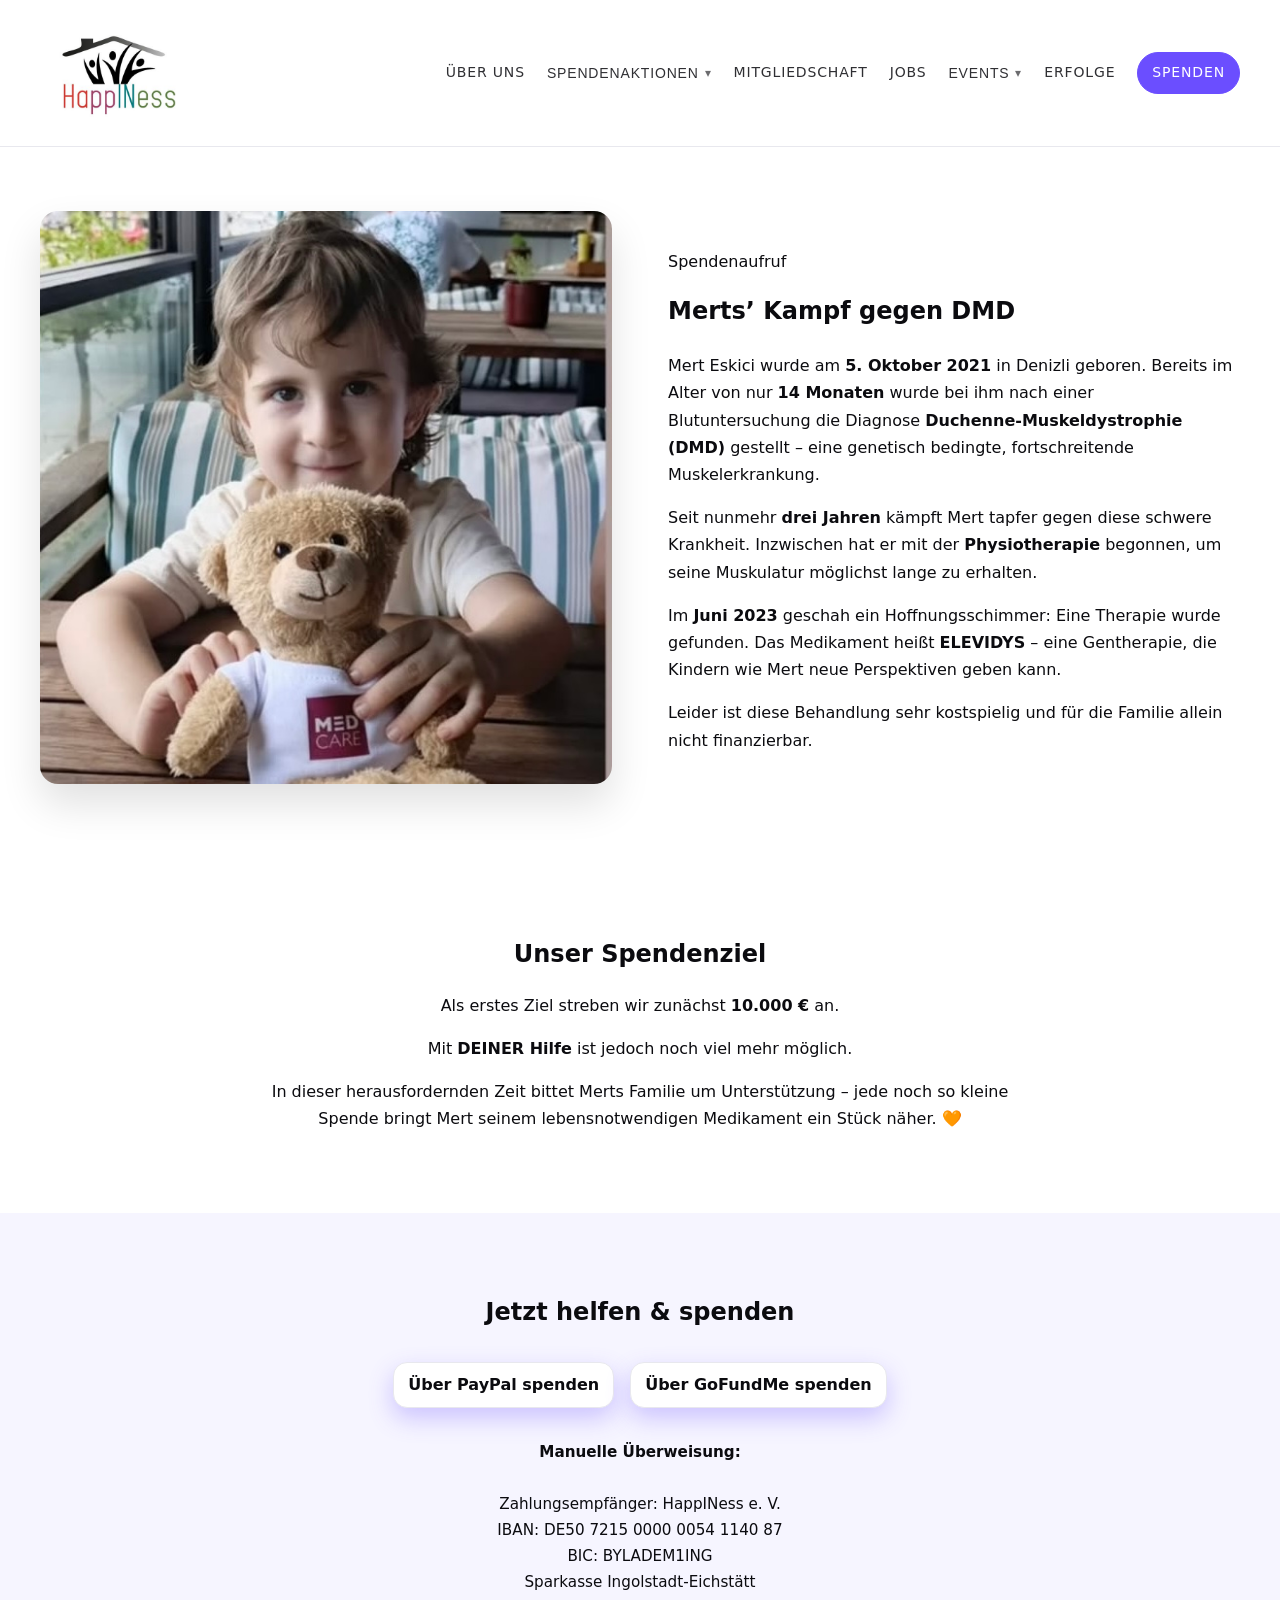
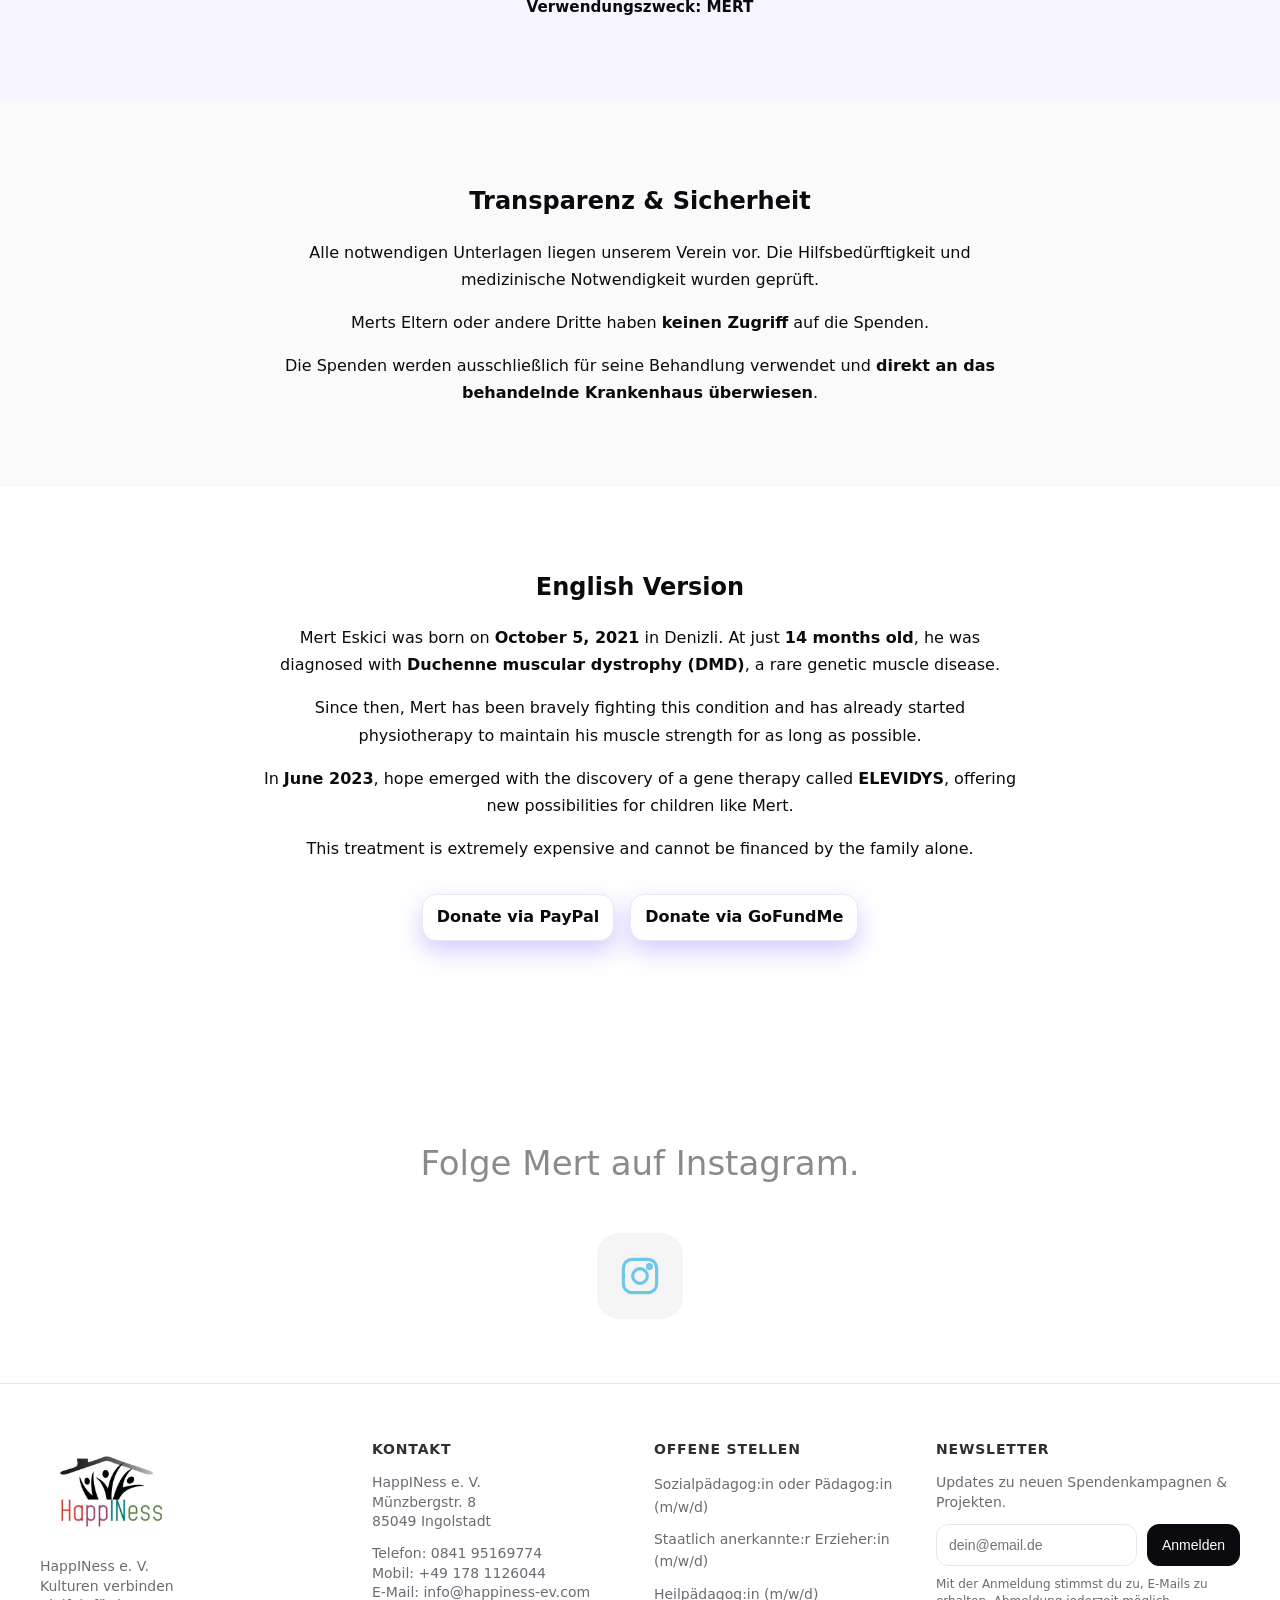
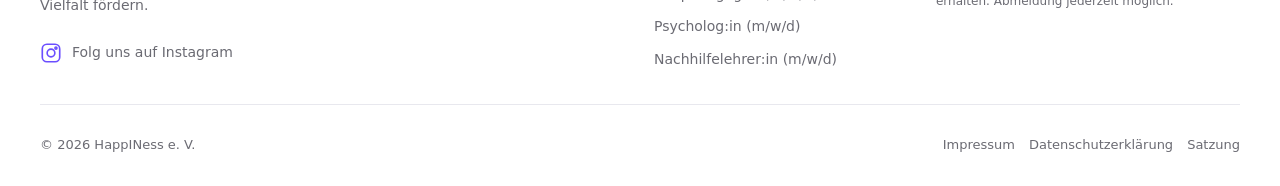
<file: Mert.html>
<!doctype html>
<html lang="de">
<head>
  <meta charset="utf-8" />
  <meta name="viewport" content="width=device-width, initial-scale=1" />
  <title>Spendenaufruf für Mert – HappINess e. V.</title>
  <meta name="description" content="Spendenaufruf für Mert – Hilfe im Kampf gegen Duchenne-Muskeldystrophie." />
  <link rel="stylesheet" href="../style.css" />
</head>

<body>
  <div id="site-header"></div>

  <main class="page donation-page">

    <!-- HERO / INTRO -->
    <section class="donation-section">
      <div class="container">

        <div class="donation-split">

          <!-- IMAGE -->
          <div class="donation-split__image">
            <img
              src="../assets/spenden/mert.jpg"
              alt="Mert Eskici"
              loading="lazy"
            />
          </div>

          <!-- TEXT -->
          <div class="donation-split__text">
            <p class="kicker">Spendenaufruf</p>
            <h1>Merts’ Kampf gegen DMD</h1>

            <p>
              Mert Eskici wurde am <strong>5. Oktober 2021</strong> in Denizli
              geboren. Bereits im Alter von nur <strong>14 Monaten</strong>
              wurde bei ihm nach einer Blutuntersuchung die Diagnose
              <strong>Duchenne-Muskeldystrophie (DMD)</strong> gestellt – eine
              genetisch bedingte, fortschreitende Muskelerkrankung.
            </p>

            <p>
              Seit nunmehr <strong>drei Jahren</strong> kämpft Mert tapfer gegen
              diese schwere Krankheit. Inzwischen hat er mit der
              <strong>Physiotherapie</strong> begonnen, um seine Muskulatur
              möglichst lange zu erhalten.
            </p>

            <p>
              Im <strong>Juni 2023</strong> geschah ein Hoffnungsschimmer:
              Eine Therapie wurde gefunden. Das Medikament heißt
              <strong>ELEVIDYS</strong> – eine Gentherapie, die Kindern wie Mert
              neue Perspektiven geben kann.
            </p>

            <p>
              Leider ist diese Behandlung sehr kostspielig und für die Familie
              allein nicht finanzierbar.
            </p>
          </div>

        </div>
      </div>
    </section>

    <!-- ZIEL -->
    <section class="donation-section">
      <div class="container center">
        <h2>Unser Spendenziel</h2>

        <p>
          Als erstes Ziel streben wir zunächst
          <strong>10.000 €</strong> an.
        </p>

        <p>
          Mit <strong>DEINER Hilfe</strong> ist jedoch noch viel mehr möglich.
        </p>

        <p>
          In dieser herausfordernden Zeit bittet Merts Familie um Unterstützung
          – jede noch so kleine Spende bringt Mert seinem lebensnotwendigen
          Medikament ein Stück näher. 🧡
        </p>
      </div>
    </section>

    <!-- DONATE -->
    <section id="spenden" class="donation-section donation-section--highlight">
      <div class="container center">
        <h2>Jetzt helfen & spenden</h2>

        <div class="donation-buttons">
          <a
            href="https://www.paypal.com/donate/?campaign_id=EGQHXQQ2DCLWN&source=url"
            target="_blank"
            rel="noopener"
            class="btn btn--primary"
          >
            Über PayPal spenden
          </a>

          <a
            href="https://www.gofundme.com/f/mert-braucht-deine-unterstutzung"
            target="_blank"
            rel="noopener"
            class="btn"
          >
            Über GoFundMe spenden
          </a>
        </div>

        <div class="donation-bank">
          <p>
            <strong>Manuelle Überweisung:</strong><br /><br />
            Zahlungsempfänger: HappINess e. V.<br />
            IBAN: DE50 7215 0000 0054 1140 87<br />
            BIC: BYLADEM1ING<br />
            Sparkasse Ingolstadt-Eichstätt<br />
            <strong>Verwendungszweck: MERT</strong>
          </p>
        </div>
      </div>
    </section>

    <!-- TRANSPARENZ -->
    <section class="donation-section donation-section--soft">
      <div class="container center">
        <h2>Transparenz & Sicherheit</h2>

        <p>
          Alle notwendigen Unterlagen liegen unserem Verein vor.
          Die Hilfsbedürftigkeit und medizinische Notwendigkeit wurden geprüft.
        </p>

        <p>
          Merts Eltern oder andere Dritte haben
          <strong>keinen Zugriff</strong> auf die Spenden.
        </p>

        <p>
          Die Spenden werden ausschließlich für seine Behandlung verwendet und
          <strong>direkt an das behandelnde Krankenhaus überwiesen</strong>.
        </p>
      </div>
    </section>

    <!-- ENGLISH -->
    <section class="donation-section">
      <div class="container center">
        <h2>English Version</h2>

        <p>
          Mert Eskici was born on <strong>October 5, 2021</strong> in Denizli.
          At just <strong>14 months old</strong>, he was diagnosed with
          <strong>Duchenne muscular dystrophy (DMD)</strong>, a rare genetic
          muscle disease.
        </p>

        <p>
          Since then, Mert has been bravely fighting this condition and has
          already started physiotherapy to maintain his muscle strength for as
          long as possible.
        </p>

        <p>
          In <strong>June 2023</strong>, hope emerged with the discovery of a
          gene therapy called <strong>ELEVIDYS</strong>, offering new
          possibilities for children like Mert.
        </p>

        <p>
          This treatment is extremely expensive and cannot be financed by the
          family alone.
        </p>

        <div class="donation-buttons">
          <a
            href="https://www.paypal.com/donate/?campaign_id=EGQHXQQ2DCLWN&source=url"
            target="_blank"
            rel="noopener"
            class="btn btn--primary"
          >
            Donate via PayPal
          </a>

          <a
            href="https://www.gofundme.com/f/mert-braucht-deine-unterstutzung"
            target="_blank"
            rel="noopener"
            class="btn"
          >
            Donate via GoFundMe
          </a>
        </div>
      </div>
    </section>


    <div class="campaign-instagram">
      <p>Folge Mert auf Instagram.</p>
    
      <a
        href="https://www.instagram.com/dmd_merteskici?igsh=dHNoaTYxMTdkY3Nu"
        target="_blank"
        rel="noopener"
        aria-label="Mert auf Instagram"
        class="instagram-link classic"
      >
        <svg viewBox="0 0 24 24" aria-hidden="true">
          <rect x="2.5" y="2.5" width="19" height="19" rx="5" ry="5"/>
          <circle cx="12" cy="12" r="4.2"/>
          <circle cx="17.4" cy="6.6" r="1.1"/>
        </svg>
      </a>
    </div>
  
  </main>

  <div id="site-footer"></div>
  <script src="../main.js"></script>
</body>
</html>
</file>
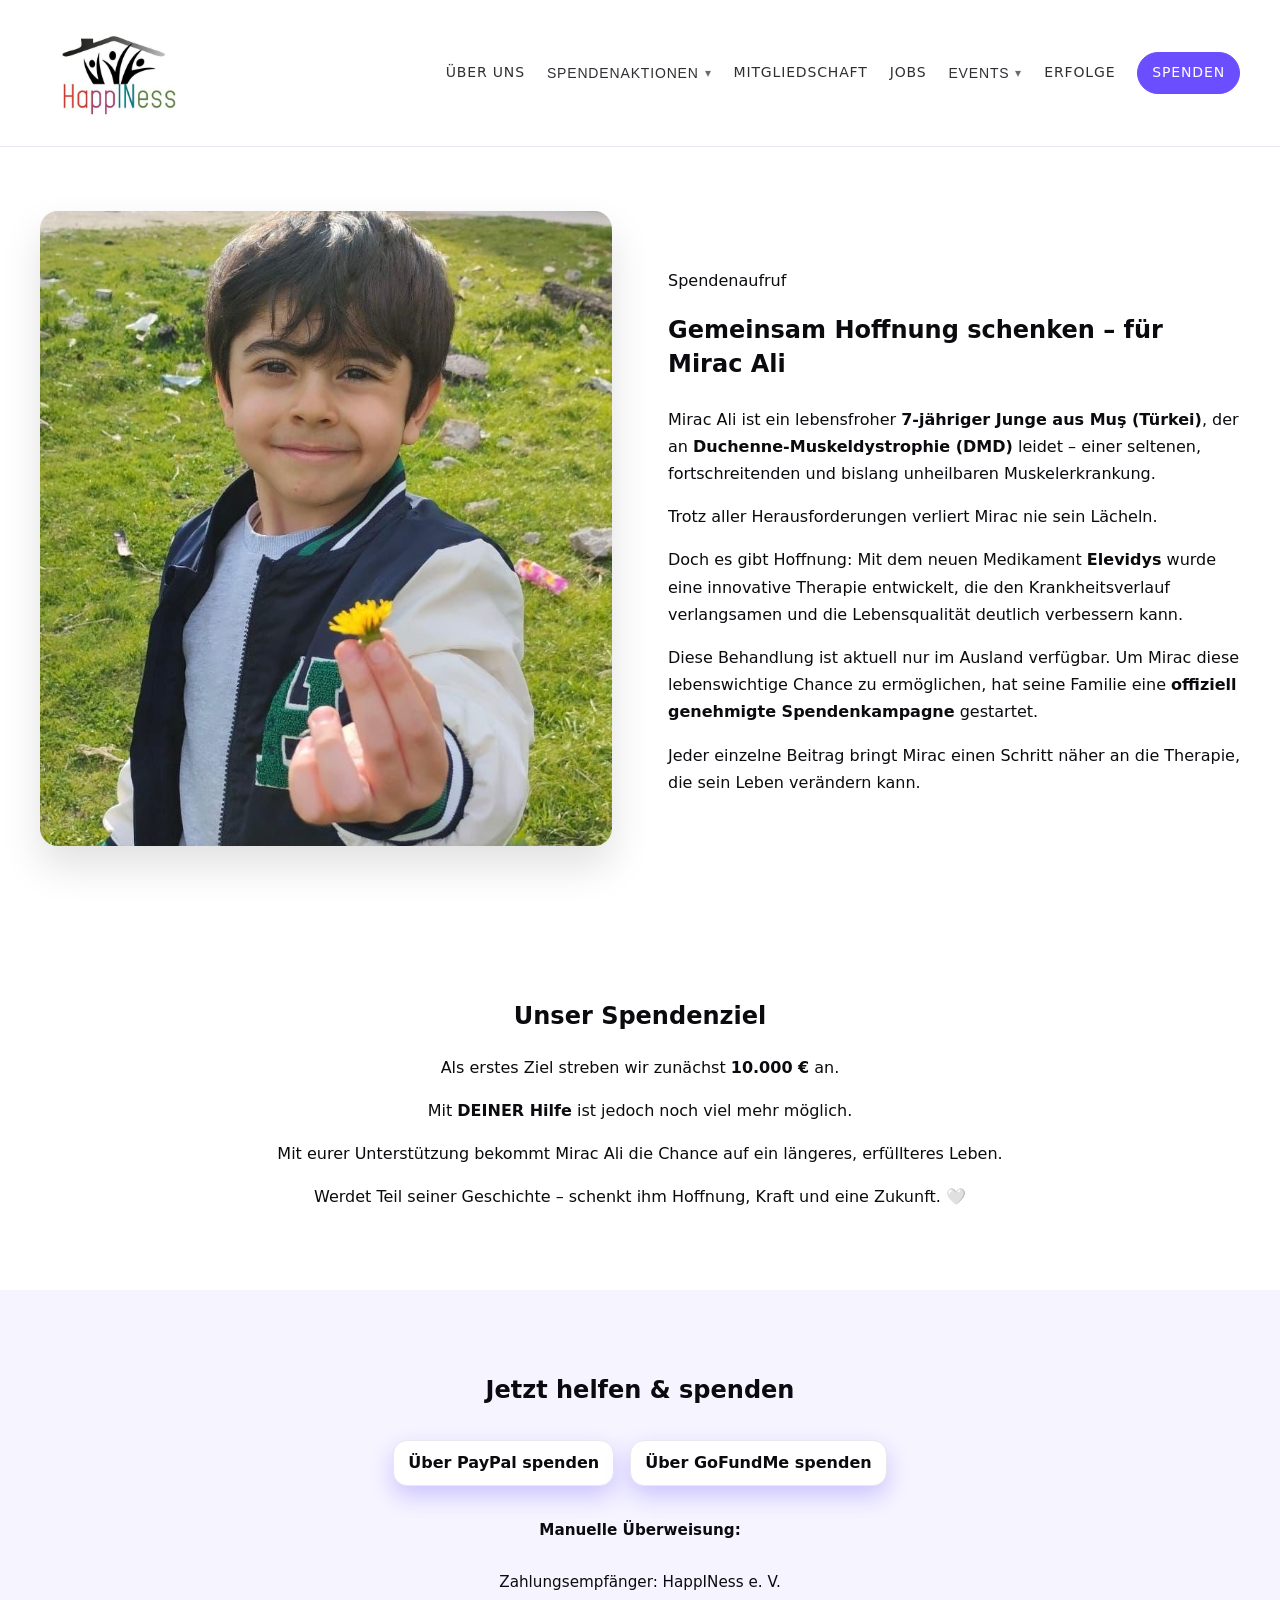
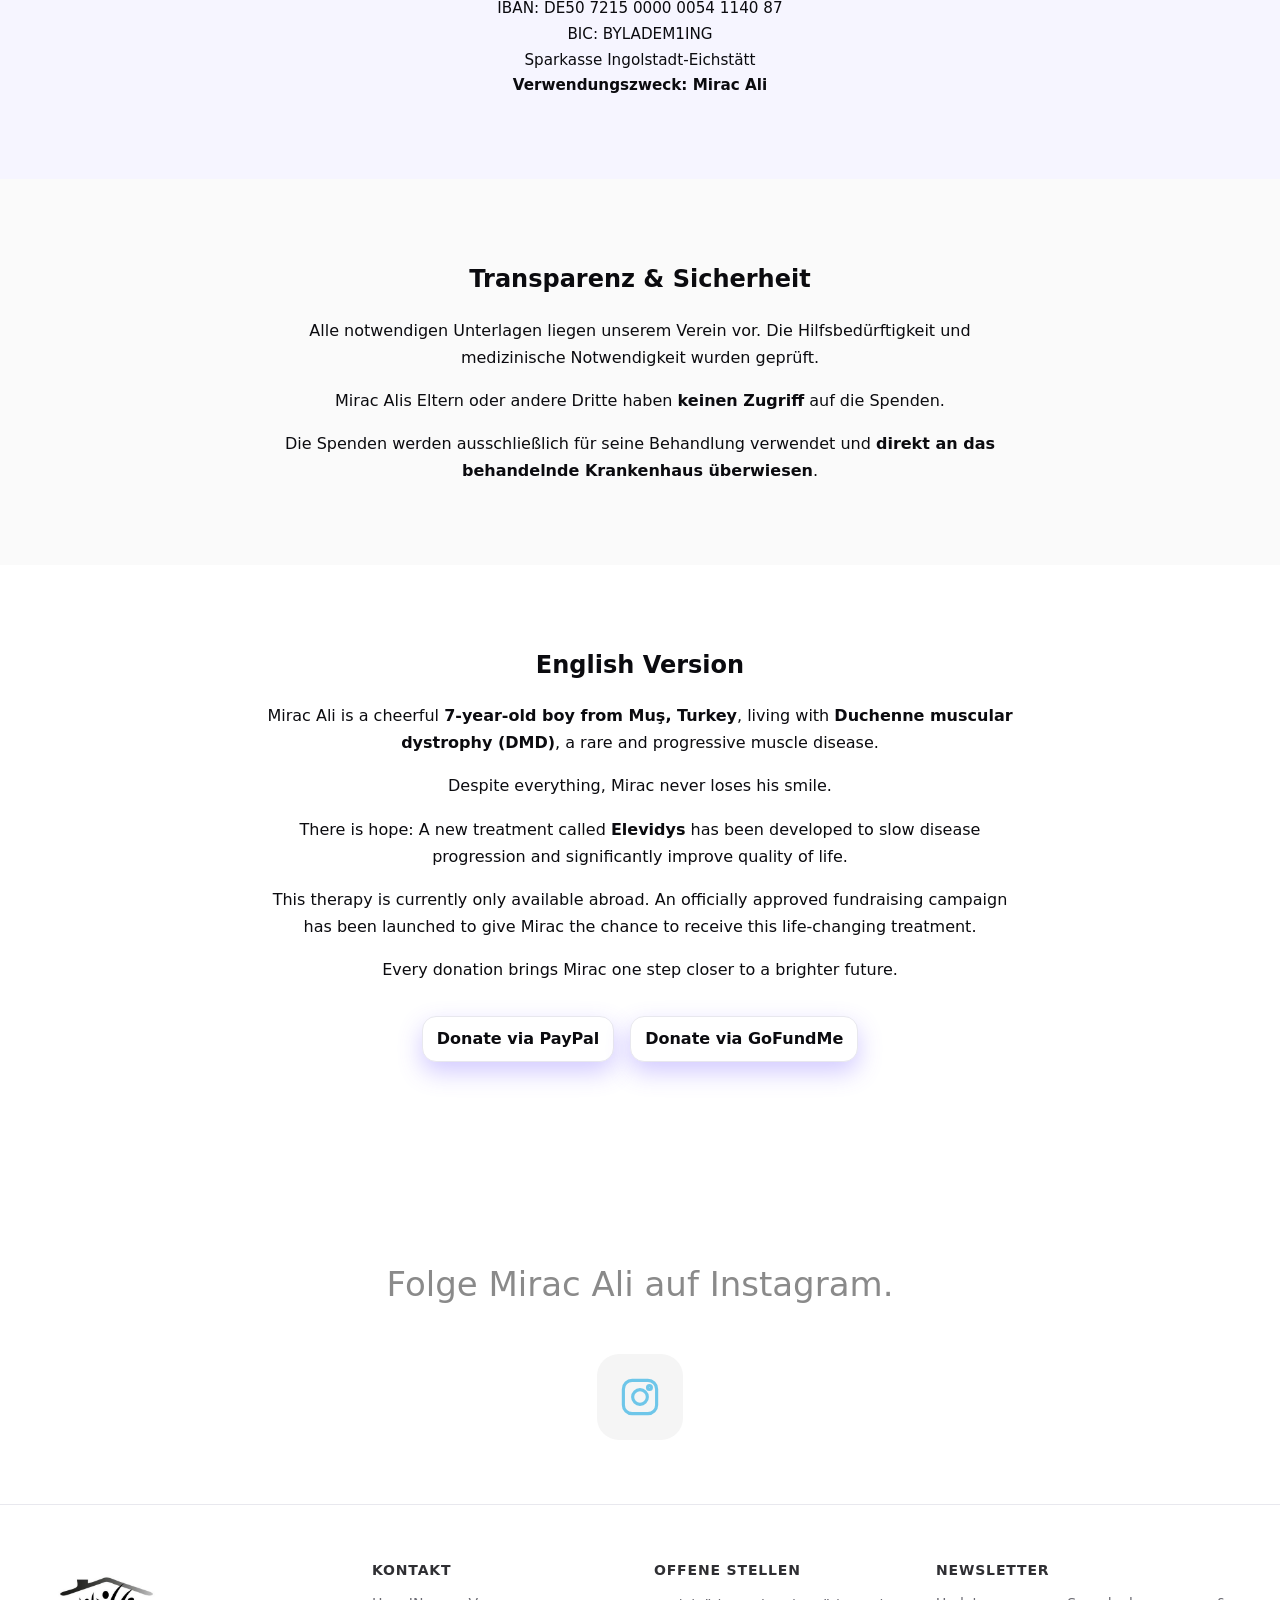
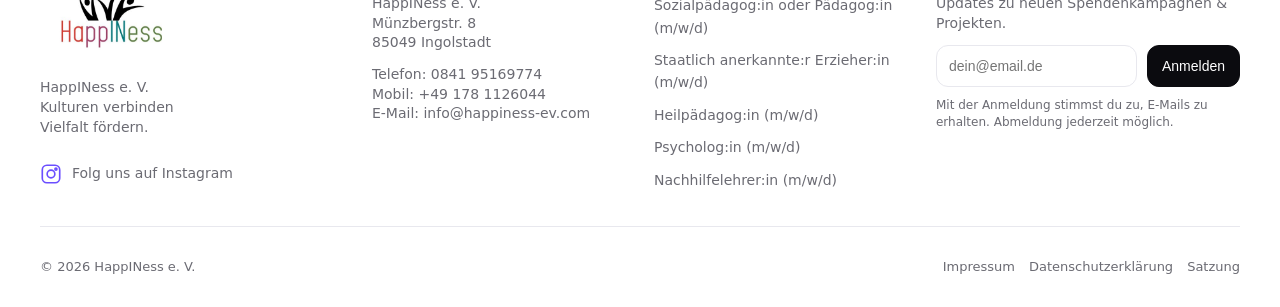
<file: Mirac.html>
<!doctype html>
<html lang="de">
<head>
  <meta charset="utf-8" />
  <meta name="viewport" content="width=device-width, initial-scale=1" />
  <title>Spendenaufruf für Mirac Ali – HappINess e. V.</title>
  <meta name="description" content="Spendenaufruf für Mirac Ali – Hilfe im Kampf gegen Duchenne-Muskeldystrophie." />
  <link rel="stylesheet" href="../style.css" />
</head>

<body>
  <div id="site-header"></div>

  <main class="page donation-page">

    <!-- HERO / INTRO -->
    <section class="donation-section">
      <div class="container">

        <div class="donation-split">

          <!-- IMAGE -->
          <div class="donation-split__image">
            <img
              src="../assets/spenden/mirac-ali.jpg"
              alt="Mirac Ali"
              loading="lazy"
            />
          </div>

          <!-- TEXT -->
          <div class="donation-split__text">
            <p class="kicker">Spendenaufruf</p>
            <h1>Gemeinsam Hoffnung schenken – für Mirac Ali</h1>

            <p>
              Mirac Ali ist ein lebensfroher
              <strong>7-jähriger Junge aus Muş (Türkei)</strong>, der an
              <strong>Duchenne-Muskeldystrophie (DMD)</strong> leidet – einer
              seltenen, fortschreitenden und bislang unheilbaren
              Muskelerkrankung.
            </p>

            <p>
              Trotz aller Herausforderungen verliert Mirac nie sein Lächeln.
            </p>

            <p>
              Doch es gibt Hoffnung: Mit dem neuen Medikament
              <strong>Elevidys</strong> wurde eine innovative Therapie
              entwickelt, die den Krankheitsverlauf verlangsamen und die
              Lebensqualität deutlich verbessern kann.
            </p>

            <p>
              Diese Behandlung ist aktuell nur im Ausland verfügbar.
              Um Mirac diese lebenswichtige Chance zu ermöglichen, hat seine
              Familie eine <strong>offiziell genehmigte Spendenkampagne</strong>
              gestartet.
            </p>

            <p>
              Jeder einzelne Beitrag bringt Mirac einen Schritt näher an die
              Therapie, die sein Leben verändern kann.
            </p>
          </div>

        </div>
      </div>
    </section>

    <!-- ZIEL -->
    <section class="donation-section">
      <div class="container center">
        <h2>Unser Spendenziel</h2>

        <p>
          Als erstes Ziel streben wir zunächst
          <strong>10.000 €</strong> an.
        </p>

        <p>
          Mit <strong>DEINER Hilfe</strong> ist jedoch noch viel mehr möglich.
        </p>

        <p>
          Mit eurer Unterstützung bekommt Mirac Ali die Chance auf ein längeres,
          erfüllteres Leben.
        </p>

        <p>
          Werdet Teil seiner Geschichte – schenkt ihm Hoffnung, Kraft und eine
          Zukunft. 🤍
        </p>
      </div>
    </section>

    <!-- DONATE -->
    <section id="spenden" class="donation-section donation-section--highlight">
      <div class="container center">
        <h2>Jetzt helfen & spenden</h2>

        <div class="donation-buttons">
          <a
            href="https://www.paypal.com/donate?campaign_id=5HVGD6HGUZUY2"
            target="_blank"
            rel="noopener"
            class="btn btn--primary"
          >
            Über PayPal spenden
          </a>

          <a
            href="https://www.gofundme.com/"
            target="_blank"
            rel="noopener"
            class="btn"
          >
            Über GoFundMe spenden
          </a>
        </div>

        <div class="donation-bank">
          <p>
            <strong>Manuelle Überweisung:</strong><br /><br />
            Zahlungsempfänger: HappINess e. V.<br />
            IBAN: DE50 7215 0000 0054 1140 87<br />
            BIC: BYLADEM1ING<br />
            Sparkasse Ingolstadt-Eichstätt<br />
            <strong>Verwendungszweck: Mirac Ali</strong>
          </p>
        </div>
      </div>
    </section>

    <!-- TRANSPARENZ -->
    <section class="donation-section donation-section--soft">
      <div class="container center">
        <h2>Transparenz & Sicherheit</h2>

        <p>
          Alle notwendigen Unterlagen liegen unserem Verein vor.
          Die Hilfsbedürftigkeit und medizinische Notwendigkeit wurden geprüft.
        </p>

        <p>
          Mirac Alis Eltern oder andere Dritte haben
          <strong>keinen Zugriff</strong> auf die Spenden.
        </p>

        <p>
          Die Spenden werden ausschließlich für seine Behandlung verwendet und
          <strong>direkt an das behandelnde Krankenhaus überwiesen</strong>.
        </p>
      </div>
    </section>

    <!-- ENGLISH -->
    <section class="donation-section">
      <div class="container center">
        <h2>English Version</h2>

        <p>
          Mirac Ali is a cheerful
          <strong>7-year-old boy from Muş, Turkey</strong>, living with
          <strong>Duchenne muscular dystrophy (DMD)</strong>, a rare and
          progressive muscle disease.
        </p>

        <p>
          Despite everything, Mirac never loses his smile.
        </p>

        <p>
          There is hope: A new treatment called <strong>Elevidys</strong> has
          been developed to slow disease progression and significantly improve
          quality of life.
        </p>

        <p>
          This therapy is currently only available abroad. An officially
          approved fundraising campaign has been launched to give Mirac the
          chance to receive this life-changing treatment.
        </p>

        <p>
          Every donation brings Mirac one step closer to a brighter future.
        </p>

        <div class="donation-buttons">
          <a
            href="https://www.paypal.com/donate?campaign_id=5HVGD6HGUZUY2"
            target="_blank"
            rel="noopener"
            class="btn btn--primary"
          >
            Donate via PayPal
          </a>

          <a
            href="https://www.gofundme.com/"
            target="_blank"
            rel="noopener"
            class="btn"
          >
            Donate via GoFundMe
          </a>
        </div>
      </div>
    </section>

    <div class="campaign-instagram">
      <p>Folge Mirac Ali auf Instagram.</p>
    
      <a
        href="https://www.instagram.com/dmd.miracali/"
        target="_blank"
        rel="noopener"
        aria-label="Mirac Ali auf Instagram"
        class="instagram-link classic"
      >
        <svg viewBox="0 0 24 24" aria-hidden="true">
          <rect x="2.5" y="2.5" width="19" height="19" rx="5" ry="5"/>
          <circle cx="12" cy="12" r="4.2"/>
          <circle cx="17.4" cy="6.6" r="1.1"/>
        </svg>
      </a>
    </div>

  </main>

  <div id="site-footer"></div>
  <script src="../main.js"></script>
</body>
</html>
</file>
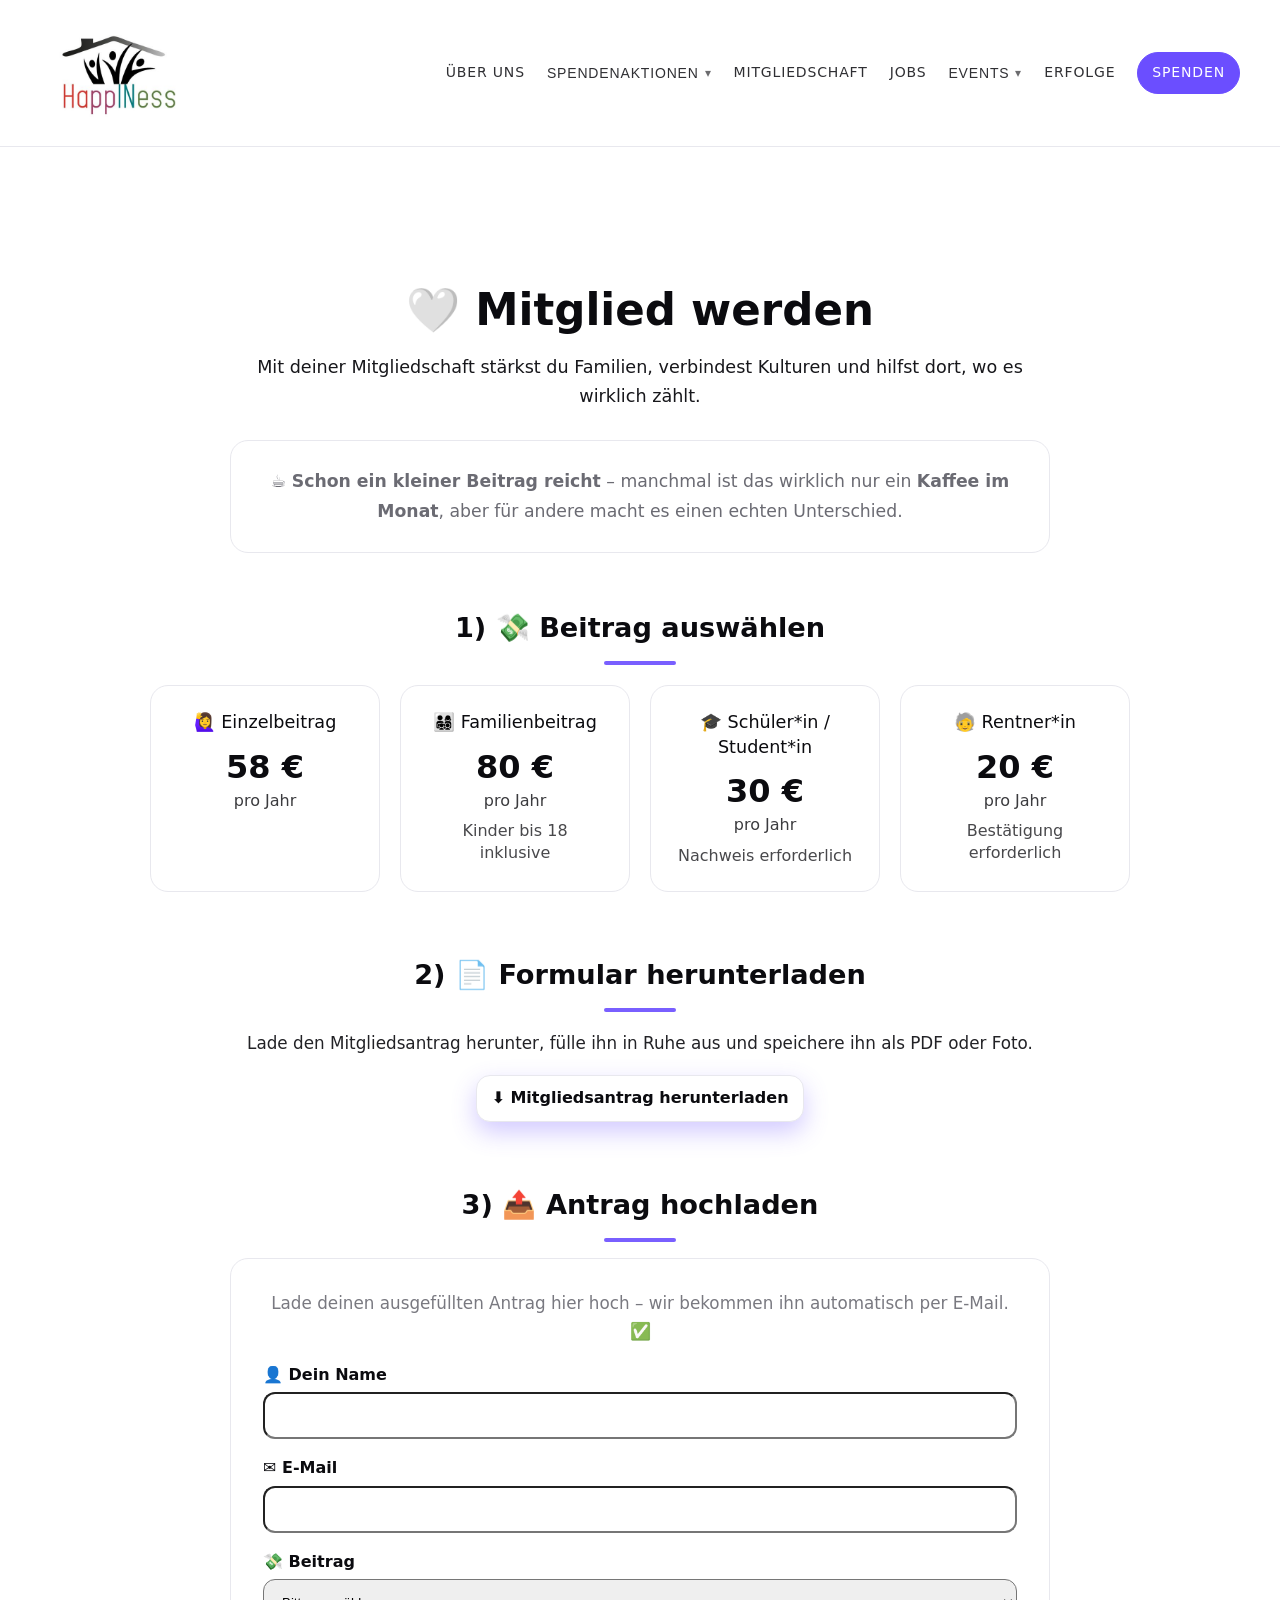
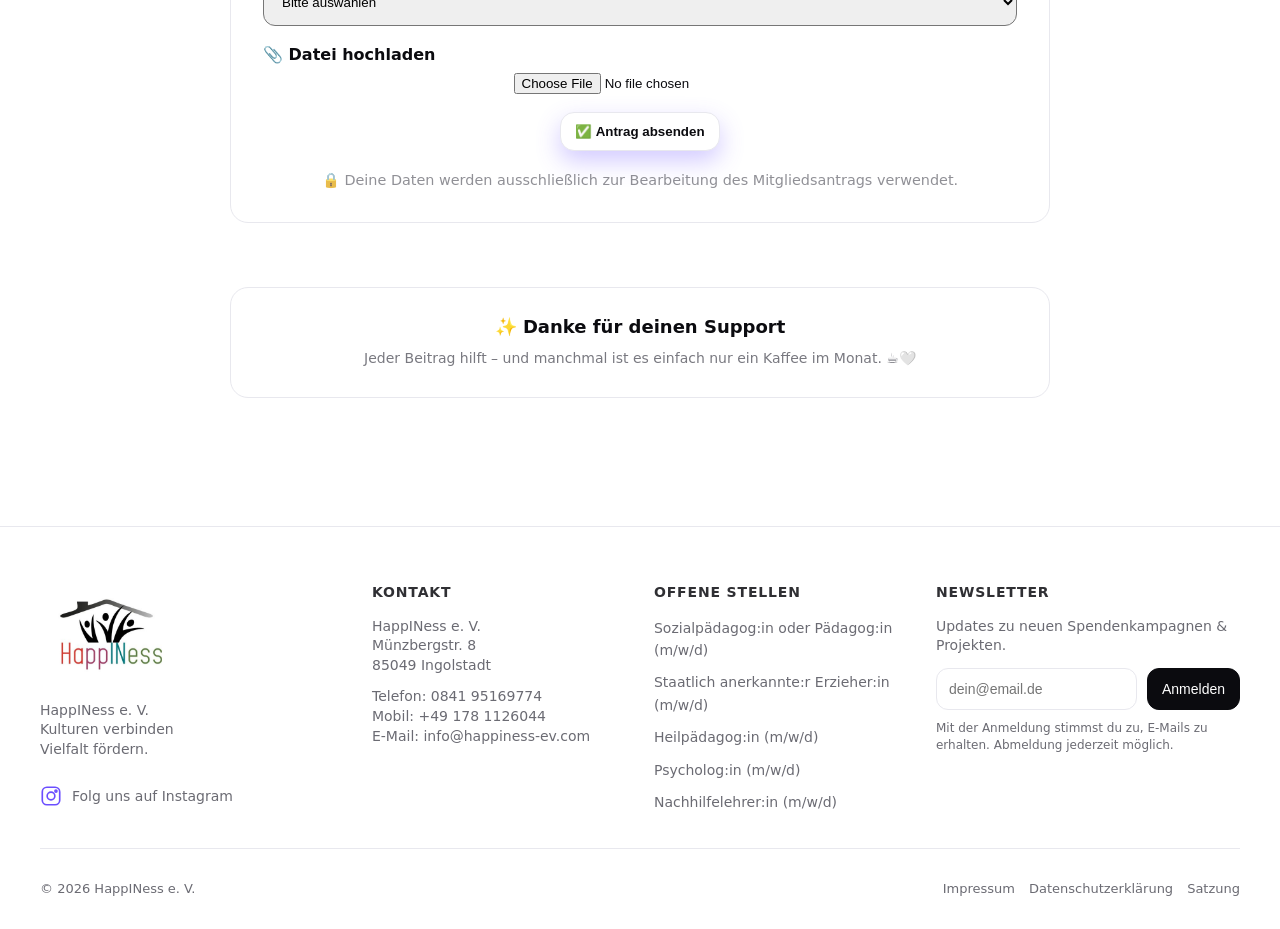
<file: mitgliedschaft.html>
<!doctype html>
<html lang="de">
  <head>
    <meta charset="utf-8" />
    <meta name="viewport" content="width=device-width, initial-scale=1" />
    <title>Mitglied werden – HappINess e. V.</title>
    <link rel="stylesheet" href="style.css" />
  </head>

  <body>
    <div id="site-header"></div>

    <main class="section">
      <div
        class="container"
        style="padding-top: 48px; padding-bottom: 72px; max-width: 980px;"
      >
        <!-- HERO -->
        <section style="margin-bottom: 56px;">
          <h1
            style="
              font-size: clamp(2.2rem, 3.4vw, 3rem);
              line-height: 1.1;
              margin-bottom: 16px;
            "
          >
            🤍 Mitglied werden
          </h1>

          <p
            style="
              font-size: 1.1rem;
              line-height: 1.7;
              opacity: 0.95;
              max-width: 820px;
            "
          >
            Mit deiner Mitgliedschaft stärkst du Familien, verbindest Kulturen
            und hilfst dort, wo es wirklich zählt.
          </p>

          <div
            class="pillar"
            style="
              padding: 26px 28px;
              margin-top: 28px;
              max-width: 820px;
            "
          >
            <p
              style="
                margin: 0;
                font-size: 1.08rem;
                line-height: 1.7;
              "
            >
              ☕ <strong>Schon ein kleiner Beitrag reicht</strong> – manchmal ist
              das wirklich nur ein <strong>Kaffee im Monat</strong>, aber für
              andere macht es einen echten Unterschied.
            </p>
          </div>
        </section>

        <!-- STEP 1 -->
        <section style="margin-bottom: 64px;">
          <h2 style="font-size: 1.7rem; margin-bottom: 20px;">
            1) 💸 Beitrag auswählen
          </h2>

          <div class="pillars__grid" style="gap: 20px;">
            <div class="pillar" style="padding: 24px 26px;">
              <div style="font-size: 1.1rem;">🙋‍♀️ Einzelbeitrag</div>
              <div style="font-size: 2rem; margin-top: 10px;">
                <strong>58 €</strong>
              </div>
              <div style="opacity: 0.8;">pro Jahr</div>
            </div>

            <div class="pillar" style="padding: 24px 26px;">
              <div style="font-size: 1.1rem;">👨‍👩‍👧‍👦 Familienbeitrag</div>
              <div style="font-size: 2rem; margin-top: 10px;">
                <strong>80 €</strong>
              </div>
              <div style="opacity: 0.8;">pro Jahr</div>
              <div style="opacity: 0.75; margin-top: 8px;">
                Kinder bis 18 inklusive
              </div>
            </div>

            <div class="pillar" style="padding: 24px 26px;">
              <div style="font-size: 1.1rem;">🎓 Schüler*in / Student*in</div>
              <div style="font-size: 2rem; margin-top: 10px;">
                <strong>30 €</strong>
              </div>
              <div style="opacity: 0.8;">pro Jahr</div>
              <div style="opacity: 0.75; margin-top: 8px;">
                Nachweis erforderlich
              </div>
            </div>

            <div class="pillar" style="padding: 24px 26px;">
              <div style="font-size: 1.1rem;">🧓 Rentner*in</div>
              <div style="font-size: 2rem; margin-top: 10px;">
                <strong>20 €</strong>
              </div>
              <div style="opacity: 0.8;">pro Jahr</div>
              <div style="opacity: 0.75; margin-top: 8px;">
                Bestätigung erforderlich
              </div>
            </div>
          </div>
        </section>

        <!-- STEP 2 -->
        <section style="margin-bottom: 64px;">
          <h2 style="font-size: 1.7rem; margin-bottom: 16px;">
            2) 📄 Formular herunterladen
          </h2>

          <p
            style="
              font-size: 1.05rem;
              line-height: 1.7;
              opacity: 0.9;
              max-width: 820px;
              margin-bottom: 18px;
            "
          >
            Lade den Mitgliedsantrag herunter, fülle ihn in Ruhe aus und speichere
            ihn als PDF oder Foto.
          </p>

          <a
            href="assets/mitgliedsantrag.pdf"
            download
            class="btn btn--primary"
          >
            ⬇️ Mitgliedsantrag herunterladen
          </a>
        </section>

        <!-- STEP 3 -->
        <section style="margin-bottom: 64px;">
          <h2 style="font-size: 1.7rem; margin-bottom: 16px;">
            3) 📤 Antrag hochladen
          </h2>

          <div
            class="pillar"
            style="padding: 30px 32px; max-width: 820px;"
          >
            <p
              style="
                margin: 0 0 18px;
                font-size: 1.05rem;
                line-height: 1.7;
                opacity: 0.9;
              "
            >
              Lade deinen ausgefüllten Antrag hier hoch – wir bekommen ihn
              automatisch per E-Mail. ✅
            </p>

            <form
              action="https://getform.io/f/aroxozlb"
              method="POST"
              enctype="multipart/form-data"
              style="display: grid; gap: 18px;"
            >
              <div>
                <label style="font-weight: 600;">👤 Dein Name</label>
                <input
                  name="name"
                  required
                  style="
                    width: 100%;
                    padding: 14px;
                    border-radius: 12px;
                    margin-top: 6px;
                  "
                />
              </div>

              <div>
                <label style="font-weight: 600;">✉️ E-Mail</label>
                <input
                  type="email"
                  name="email"
                  required
                  style="
                    width: 100%;
                    padding: 14px;
                    border-radius: 12px;
                    margin-top: 6px;
                  "
                />
              </div>

              <div>
                <label style="font-weight: 600;">💸 Beitrag</label>
                <select
                  name="beitrag"
                  required
                  style="
                    width: 100%;
                    padding: 14px;
                    border-radius: 12px;
                    margin-top: 6px;
                  "
                >
                  <option value="">Bitte auswählen</option>
                  <option>🙋‍♀️ Einzelbeitrag – 58 €</option>
                  <option>👨‍👩‍👧‍👦 Familienbeitrag – 80 €</option>
                  <option>🎓 Schüler*in / Student*in – 30 €</option>
                  <option>🧓 Rentner*in – 20 €</option>
                </select>
              </div>

              <div>
                <label style="font-weight: 600;">📎 Datei hochladen</label>
                <input
                  type="file"
                  name="attachment"
                  accept=".pdf,.jpg,.jpeg,.png"
                  required
                  style="margin-top: 6px;"
                />
              </div>

              <button type="submit" class="btn btn--primary">
                ✅ Antrag absenden
              </button>

              <p
                style="
                  font-size: 0.9rem;
                  opacity: 0.75;
                  line-height: 1.6;
                  margin: 0;
                "
              >
                🔒 Deine Daten werden ausschließlich zur Bearbeitung des
                Mitgliedsantrags verwendet.
              </p>
            </form>
          </div>
        </section>

        <!-- OUTRO -->
        <section>
          <div class="pillar" style="padding: 26px 28px; max-width: 820px;">
            <h3 style="margin-bottom: 8px;">✨ Danke für deinen Support</h3>
            <p style="margin: 0; opacity: 0.9; line-height: 1.7;">
              Jeder Beitrag hilft – und manchmal ist es einfach nur ein Kaffee
              im Monat. ☕🤍
            </p>
          </div>
        </section>
      </div>
    </main>

    <div id="site-footer"></div>
    <script src="main.js"></script>
  </body>
</html>
</file>
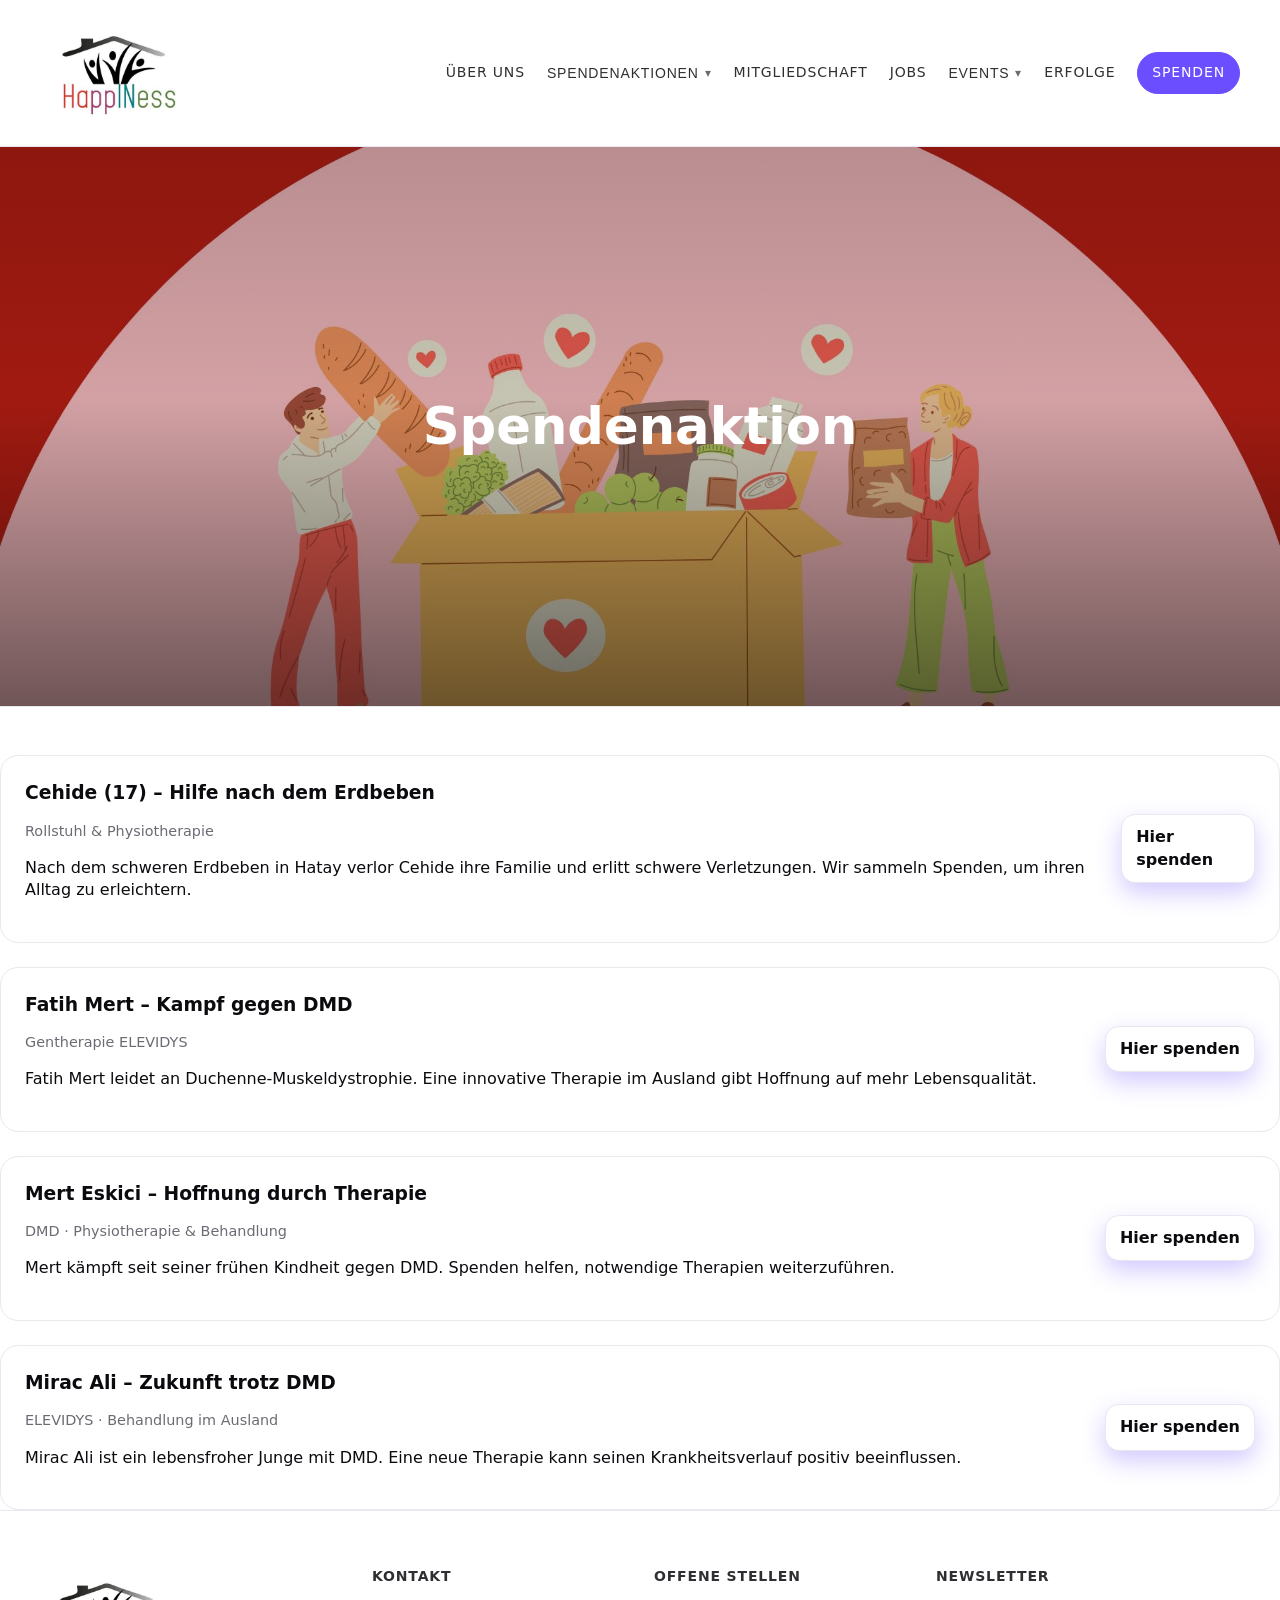
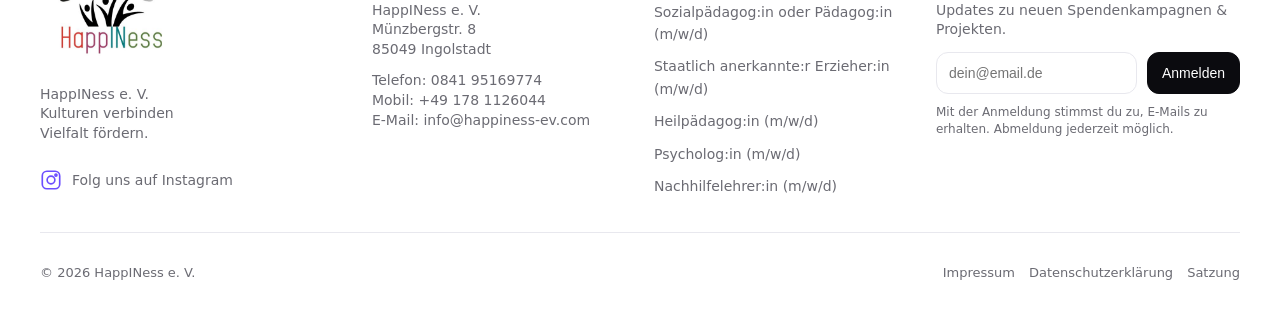
<file: Spendenaktionen.html>
<!doctype html>
<html lang="de">
<head>
  <meta charset="utf-8" />
  <meta name="viewport" content="width=device-width, initial-scale=1" />
  <title>Aktuelle Spendenaktionen – HappINess e. V.</title>
  <meta name="description" content="Unsere aktuellen Spendenaktionen – gemeinsam Hoffnung schenken." />
  <link rel="stylesheet" href="style.css" />
</head>
<body>

    <!-- Header -->
    <div id="site-header"></div>

    <main class="about-page">
  
      <!-- HERO -->
  <section class="about-hero">
      <img class="about-hero__img" src="assets/spenden/spende-1.jpg" alt="HappINess e. V. – Events" />
      <div class="about-hero__overlay"></div>
    
      <h1 class="about-hero__title">Spendenaktion</h1>
    </section>


      <div class="events-list">

        <!-- Cehide -->
        <div class="event-row">
          <div class="event-info">
            <h3>Cehide (17) – Hilfe nach dem Erdbeben</h3>
            <p class="event-meta">Rollstuhl & Physiotherapie</p>
            <p>
              Nach dem schweren Erdbeben in Hatay verlor Cehide ihre Familie und erlitt
              schwere Verletzungen. Wir sammeln Spenden, um ihren Alltag zu erleichtern.
            </p>
          </div>
          <a href="Cehide.html" class="btn btn-outline">Hier spenden</a>
        </div>

        <!-- Fatih Mert -->
        <div class="event-row">
          <div class="event-info">
            <h3>Fatih Mert – Kampf gegen DMD</h3>
            <p class="event-meta">Gentherapie ELEVIDYS</p>
            <p>
              Fatih Mert leidet an Duchenne-Muskeldystrophie. Eine innovative Therapie im
              Ausland gibt Hoffnung auf mehr Lebensqualität.
            </p>
          </div>
          <a href="fatih-mert.html" class="btn btn-outline">Hier spenden</a>
        </div>

        <!-- Mert Eskici -->
        <div class="event-row">
          <div class="event-info">
            <h3>Mert Eskici – Hoffnung durch Therapie</h3>
            <p class="event-meta">DMD · Physiotherapie & Behandlung</p>
            <p>
              Mert kämpft seit seiner frühen Kindheit gegen DMD. Spenden helfen,
              notwendige Therapien weiterzuführen.
            </p>
          </div>
          <a href="mert-eskici.html" class="btn btn-outline">Hier spenden</a>
        </div>

        <!-- Mirac Ali -->
        <div class="event-row">
          <div class="event-info">
            <h3>Mirac Ali – Zukunft trotz DMD</h3>
            <p class="event-meta">ELEVIDYS · Behandlung im Ausland</p>
            <p>
              Mirac Ali ist ein lebensfroher Junge mit DMD. Eine neue Therapie kann
              seinen Krankheitsverlauf positiv beeinflussen.
            </p>
          </div>
          <a href="mirac-ali.html" class="btn btn-outline">Hier spenden</a>
        </div>

      </div>
    </section>

  </main>

  <!-- Footer -->
  <div id="site-footer"></div>

  <script src="main.js"></script>
</body>
</html>
</file>
<file: style.css>
:root{
  --bg:#ffffff;
  --text:#0b0b0f;
  --muted:#6b6b73;
  --line:#e8e8ee;

  /* Brand Colors (Logo) */
  --c-purple:#6b4eff;
  --c-red:#d23b3b;
  --c-turq:#19c6c2;
  --c-green:#2ecc71;

  /* Default accent */
  --accent: var(--c-purple);

  --container:1200px;
  --radius:18px;
}

*{box-sizing:border-box}
html,body{height:100%}
body{
  margin:0;
  font-family: ui-sans-serif, system-ui, -apple-system, Segoe UI, Roboto, Helvetica, Arial, "Apple Color Emoji","Segoe UI Emoji";
  color:var(--text);
  background:var(--bg);
  line-height:1.4;
}

a{color:inherit; text-decoration:none}
a:hover{opacity:.8}

.container{
  width:min(var(--container), calc(100% - 48px));
  margin-inline:auto;
}

.section{padding:56px 0}

/* =========================================
   BRAND ACCENTS: verteilt über die Seite
   (automatisch pro Section)
========================================= */
.section{ --accent: var(--c-purple); }
.section:nth-of-type(4n + 1){ --accent: var(--c-purple); }
.section:nth-of-type(4n + 2){ --accent: var(--c-red); }
.section:nth-of-type(4n + 3){ --accent: var(--c-turq); }
.section:nth-of-type(4n + 4){ --accent: var(--c-green); }

/* Akzentline unter Section Titles */
.section h2::after,
.section .section-title::after,
.section [class$="__title"]::after{
  content:"";
  display:block;
  width:72px;
  height:4px;
  margin:14px auto 0;
  border-radius:999px;
  background: var(--accent);
  opacity:.9;
}

/* Screenreader */
.sr-only{
  position:absolute;
  width:1px;height:1px;
  padding:0;margin:-1px;
  overflow:hidden;clip:rect(0,0,0,0);
  white-space:nowrap;border:0;
}

/* ================================
   GLOBAL: Section headings centered
================================ */
.section h2,
.section h3.section-title,
.section .section-title,
.section [class$="__title"]{
  text-align:center;
  margin-left:auto;
  margin-right:auto;
}

/* Spacing für Titles */
.section h2,
.section .section-title,
.section [class$="__title"]{
  margin-top:0;
  margin-bottom:34px;
}

/* Footer + Legal nicht “kaputt-zentrieren” */
.site-footer h2,
.site-footer [class$="__title"],
.legal h2,
.legal [class$="__title"]{
  text-align:left;
  margin-left:0;
  margin-right:0;
}

/* Header */
.site-header{
  position:sticky;
  top:0;
  background:rgba(255,255,255,.9);
  backdrop-filter: blur(12px);
  border-bottom:1px solid var(--line);
  z-index:50;
}

.header__inner{
  display:flex;
  align-items:center;
  justify-content:space-between;
  padding:18px 0;
}

.logo{
  font-weight:800;
  font-size:26px;
  letter-spacing:-.5px;
}

.logo__mark--accent{color:var(--accent)}

.nav{
  display:flex;
  align-items:center;
  gap:22px;
}

.nav__link{
  font-size:14px;
  letter-spacing:.06em;
  text-transform:uppercase;
  color:rgba(11,11,15,.85);
}

.nav__cta{
  padding:10px 14px;
  border:1px solid var(--accent);
  border-radius:999px;
  font-size:14px;
  text-transform:uppercase;
  letter-spacing:.06em;
  background:var(--accent);
  color:#fff;
}
.nav__cta:hover{opacity:.9}

.nav__dropdown{position:relative}
.nav__link--btn{
  background:none;
  border:0;
  cursor:pointer;
  padding:0;
  display:flex;
  align-items:center;
  gap:6px;
}
.chev{font-size:12px; opacity:.7}

.nav__menu a{
  display:block;
  padding:10px 10px;
  border-radius:10px;
  color:rgba(11,11,15,.88);
}
.nav__menu a:hover{background:#f6f6fa; opacity:1}

.nav__dropdown:hover .nav__menu{display:block}

/* Burger */
.nav-toggle{
  display:none;
  width:44px;height:44px;
  border:1px solid var(--line);
  border-radius:12px;
  background:#fff;
  align-items:center;
  justify-content:center;
  gap:5px;
  flex-direction: column;
  cursor:pointer;
}
.nav-toggle__line{
  width:20px;
  height:2px;
  background:var(--text);
  display:block;
  border-radius:2px;
}

/* Hero */
.hero{padding:74px 0 44px}
.hero__title{
  font-size:clamp(38px, 5vw, 72px);
  line-height:1.04;
  letter-spacing:-1.2px;
  margin:0 0 40px;
}
.hero__media{
  border-radius:var(--radius);
  overflow:hidden;
  border:1px solid var(--line);
}
.hero__video{
  width:100%;
  height:auto;
  display:block;
  aspect-ratio: 16 / 7;
  object-fit:cover;
  background:#000;
}

/* Footer */
.site-footer{
  border-top:1px solid var(--line);
  padding:56px 0 18px;
}

.footer__grid{
  display:grid;
  grid-template-columns: 1.2fr 1fr 1fr 1fr;
  gap:32px;
}

.site-footer h3{
  margin:0 0 14px;
  font-size:14px;
  letter-spacing:.06em;
  text-transform:uppercase;
  color:rgba(11,11,15,.85);
}

.footer__text{
  color:var(--muted);
  font-size:14px;
  margin:0 0 12px;
}

.footer__list{
  list-style:none;
  padding:0;margin:0;
  display:grid;
  gap:10px;
}
.footer__list a{color:var(--muted); font-size:14px}

.newsletter{
  display:flex;
  gap:10px;
  margin-top:10px;
}
.newsletter input{
  flex:1;
  padding:12px 12px;
  border:1px solid var(--line);
  border-radius:12px;
  font-size:14px;
  outline:none;
}
.newsletter button{
  padding:12px 14px;
  border:1px solid var(--text);
  background:var(--text);
  color:#fff;
  border-radius:12px;
  cursor:pointer;
  font-size:14px;
}
.footer__fine{
  margin-top:10px;
  color:var(--muted);
  font-size:12px;
}

.footer__bottom{
  margin-top:34px;
  padding-top:18px;
  border-top:1px solid var(--line);
  display:flex;
  align-items:center;
  justify-content:space-between;
  gap:14px;
  color:var(--muted);
  font-size:13px;
}
.footer__links{display:flex; gap:14px}

.footer__logo{
  width: 140px;
  max-width: 100%;
  height: auto;
  margin-bottom: 12px;
}

/* Responsive */
@media (max-width: 980px){
  .footer__grid{grid-template-columns:1fr 1fr}
}

@media (max-width: 780px){
  .nav-toggle{display:flex}
  .nav{
    position:fixed;
    inset:76px 0 auto 0;
    background:#fff;
    border-bottom:1px solid var(--line);
    display:none;
    flex-direction:column;
    align-items:flex-start;
    gap:0;
    padding:14px 24px 22px;
  }
  .nav.is-open{display:flex}

  .nav__link, .nav__cta{
    width:100%;
    padding:14px 0;
    border-bottom:1px solid #fff;
  }
  .nav__cta{
    padding:10px 14px;
    border:1px solid var(--accent);
    border-radius:999px;
    font-size:14px;
    text-transform:uppercase;
    letter-spacing:.06em;
    background:var(--accent);
    color:#fff;
  }
  .nav__cta:hover{opacity:0.9}
  .nav__dropdown:hover .nav__menu{display:none;}
}

/* Legal */
.legal{max-width: 820px}
.legal h1{margin-bottom: 24px}
.legal h2{
  margin-top: 32px;
  margin-bottom: 12px;
  font-size: 18px;
}
.legal p{
  color: var(--muted);
  font-size: 15px;
  line-height: 1.6;
}

.logo__img{
  height: 110px;
  width: auto;
  display: block;
}

/* Pillars */
.pillars{background:#fafafb}

.pillars__title{
  text-align:center;
  margin-bottom:40px;
  font-size:32px;
}

.pillars__grid{
  display:grid;
  grid-template-columns:repeat(4,1fr);
  gap:24px;
}

.pillar{
  background:#fff;
  border:1px solid var(--line);
  border-radius:var(--radius);
  padding:28px 22px;
  text-align:center;
}

.pillar__icon{
  font-size:36px;
  margin-bottom:14px;
}

.pillar h3{
  margin:0 0 10px;
  font-size:18px;
}

.pillar p{
  font-size:14px;
  color:var(--muted);
  line-height:1.6;
}

/* Pillars Responsive */
@media (max-width: 900px){
  .pillars__grid{grid-template-columns:repeat(2,1fr)}
}
@media (max-width: 520px){
  .pillars__grid{grid-template-columns:1fr}
}

/* Fade-in on scroll */
.reveal{
  opacity:0;
  transform: translateY(24px);
  transition: opacity 900ms ease, transform 900ms ease;
  will-change: opacity, transform;
}
.reveal.is-visible{
  opacity:1;
  transform: translateY(0);
}
@media (prefers-reduced-motion: reduce){
  .reveal{transition:none; transform:none}
}
/* Stagger support */
.pillars__grid .pillar.reveal{
  transition-delay: var(--delay, 0ms);
}

/* ===== Approach / Unser Vorgehen ===== */
.approach{
  padding-top: 64px;
  padding-bottom: 72px;
}

.approach__title{
  text-align: center;
  letter-spacing: 0.08em;
  font-weight: 800;
  margin: 0 0 34px;
  font-size: clamp(1.6rem, 3vw, 2.4rem);
  color: var(--accent);
}

.approach__grid{
  display: grid;
  grid-template-columns: repeat(2, minmax(0, 1fr));
  gap: 44px 80px;
  align-items: start;
}

.approach__item{
  text-align: center;
  max-width: 440px;
  margin: 0 auto;
  padding: 12px 10px;
}

.approach__icon{
  font-size: 34px;
  line-height: 1;
  margin-bottom: 14px;
  opacity: 0.95;
}

.approach__item p{
  margin: 0;
  line-height: 1.85;
  font-size: 1.05rem;
  color: rgba(0,0,0,.58);
}

.approach__item:hover .approach__icon{
  transform: translateY(-2px) scale(1.04);
  transition: transform .25s ease;
}

/* Mobile */
@media (max-width: 820px){
  .approach__grid{
    grid-template-columns: 1fr;
    gap: 26px;
  }
  .approach__item{padding: 18px 14px}
  .approach__item p{font-size: 1.02rem}
}

/* Reveal Animation (stagger über --d) */
.approach__item.reveal{
  opacity: 0;
  transform: translateY(14px) scale(0.98);
  transition: opacity .7s ease, transform .7s ease;
  transition-delay: var(--d, 0ms);
}
.approach__item.reveal.is-visible{
  opacity: 1;
  transform: translateY(0) scale(1);
}

/* Generic titles */
.section-title{
  font-size: clamp(22px, 2.4vw, 34px);
  letter-spacing: -0.02em;
}

/* Stats / Links -> accent */
.stat__num{
  font-size: clamp(2rem, 4vw, 3rem);
  font-weight: 900;
  color: var(--accent);
  line-height: 1;
}

.help-link{
  color: var(--accent);
  font-weight: 700;
  text-decoration: none;
}
.help-link:hover{ text-decoration: underline; }

/* FAQ -> accent-tinted */
.faq__list{
  max-width: 900px;
  margin: 0 auto;
  display: grid;
  gap: 12px;
}
.faq__item{
  border: 1px solid color-mix(in srgb, var(--accent) 22%, transparent);
  border-radius: 14px;
  padding: 14px 16px;
  background: color-mix(in srgb, var(--accent) 6%, transparent);
}
.faq__item summary{
  cursor: pointer;
  font-weight: 800;
}
.faq__item p{
  margin: 10px 0 0;
  line-height: 1.7;
  opacity: .9;
}

/* Newsletter form (section version) */
.newsletter__form{
  display:flex;
  gap: 10px;
  flex-wrap: wrap;
  margin-top: 14px;
}
.newsletter__input{
  min-width: 260px;
  padding: 12px 14px;
  border-radius: 12px;
  border: 1px solid color-mix(in srgb, var(--accent) 30%, transparent);
  outline: none;
}
.newsletter__input:focus{
  border-color: color-mix(in srgb, var(--accent) 75%, transparent);
  box-shadow: 0 0 0 4px color-mix(in srgb, var(--accent) 14%, transparent);
}

/* ===== FIX: Warum + zentral + größer ===== */
#warum .pillar{ text-align: center; }
#warum .pillar p{
  font-size: 16px;
  line-height: 1.85;
  max-width: 820px;
  margin: 0 auto;
}

/* ===== FIX: Helfen Grid auf 3 Spalten (statt pillars default 4) ===== */
#helfen .pillars__grid{
  grid-template-columns: repeat(3, 1fr);
  justify-content: center;
}
#helfen .pillar{ text-align: center; }

@media (max-width: 900px){
  #helfen .pillars__grid{ grid-template-columns: repeat(2, 1fr); }
}
@media (max-width: 520px){
  #helfen .pillars__grid{ grid-template-columns: 1fr; }
}

/* ===== Über uns (an style.css unten dranhängen) ===== */
/* =========================
   ABOUT full-width layout
   ========================= */

.about-page{
  width: 100%;
}

/* Sections full width + nice padding */
.about-section{
  width: 100%;
  padding: clamp(22px, 4vw, 56px) clamp(16px, 4vw, 64px);
}

.about-section--text{
  padding-top: clamp(18px, 3vw, 40px);
  padding-bottom: clamp(18px, 3vw, 40px);
}

.about-section h2{
  margin: 0 0 12px 0;
}
/* TEAM – Überschrift & Text zentrieren */
.about-section h2,
.about-section > p {
  text-align: center;
}


.about-section p{
  max-width: none; /* full width like you asked */
}

/* HERO */
.about-hero{
  position: relative;
  width: 100%;
  height: clamp(320px, 52vw, 560px);
  overflow: hidden;
  border-bottom: 1px solid var(--line);
}

.about-hero__img{
  position:absolute;
  inset:0;
  width:100%;
  height:100%;
  object-fit: cover;
  display:block;
}

.about-hero__overlay{
  position:absolute;
  inset:0;
  background: linear-gradient(
    180deg,
    rgba(0,0,0,.25) 0%,
    rgba(0,0,0,.15) 45%,
    rgba(0,0,0,.55) 100%
  );
}

.about-hero__text{
  position: absolute;
  left: clamp(16px, 4vw, 64px);
  right: clamp(16px, 4vw, 64px);
  bottom: clamp(18px, 4vw, 56px);
  color: #fff;
  max-width: none;
}

.about-hero__text h1{
  margin: 0 0 10px 0;
  font-size: clamp(34px, 4.4vw, 58px);
  letter-spacing: -0.02em;
}

.about-hero__text p{
  margin: 0;
  font-size: clamp(15px, 1.6vw, 18px);
  line-height: 1.6;
  opacity: .95;
}

/* SPLIT */
.about-split{
  display: grid;
  grid-template-columns: 1.05fr 1fr;
  gap: clamp(16px, 3vw, 32px);
  align-items: start;
}

.about-split__media{
  border: 1px solid var(--line);
  border-radius: var(--radius);
  overflow: hidden;
  background: #fff;
}

.about-split__media img{
  width: 100%;
  height: clamp(260px, 34vw, 460px);
  object-fit: cover;
  display:block;
}

.about-split__content h2{
  margin-top: 0;
  font-size: clamp(24px, 3.2vw, 42px);
  letter-spacing: -0.02em;
}

.about-points{
  margin-top: 18px;
  display: grid;
  gap: 14px;
}

.about-point{
  display: grid;
  grid-template-columns: 46px 1fr;
  gap: 12px;
  padding: 14px;
  border: 1px solid var(--line);
  border-radius: var(--radius);
  background: #fff;
}

.about-point__icon{
  width: 46px;
  height: 46px;
  border-radius: 16px;
  display: grid;
  place-items: center;
  background: color-mix(in srgb, var(--accent) 12%, #fff);
  font-size: 20px;
}

.about-point h3{ margin: 0 0 4px 0; font-size: 18px; }
.about-point p{ margin: 0; color: var(--muted); }

/* Vorstand */
.board-grid{
  margin-top: 14px;
  display: grid;
  gap: 14px;
  grid-template-columns: repeat(3, minmax(0, 1fr));
}

.board-card{
  border: 1px solid var(--line);
  border-radius: var(--radius);
  background: #fff;
  padding: 16px;
}

.board-card h3{ margin: 0 0 6px 0; font-size: 18px; }
.board-card .role{ margin: 0 0 8px 0; color: var(--muted); font-size: 14px; }
.board-card .mini{ margin: 0; }

/* Team */
.team-grid{
  margin-top: 14px;
  display: grid;
  gap: 14px;
  grid-template-columns: repeat(5, minmax(0, 1fr));
}

.team-card{
  margin: 0;
  border: 1px solid var(--line);
  border-radius: var(--radius);
  background: #fff;
  overflow: hidden;
  transition: transform .18s ease, box-shadow .18s ease;
}

.team-card img{
  width: 100%;
  aspect-ratio: 4/6;
  object-fit: cover;
  display:block;
  background:#f2f2f6;
}

.team-card figcaption{
  padding: 12px 14px 14px;
  display: grid;
  gap: 4px;
}

.team-card figcaption strong{
  font-size: 15px;
  line-height: 1.2;
}

.team-card figcaption span{
  color: var(--muted);
  font-size: 13px;
}

.team-card:hover{
  transform: translateY(-2px);
  box-shadow: 0 10px 28px rgba(0,0,0,.08);
}

/* Join CTA */
.about-join{
  margin-top: 26px;
  padding: 18px;
  border: 1px solid var(--line);
  border-radius: var(--radius);
  background: color-mix(in srgb, var(--accent) 6%, #fff);
}

/* Button */
.btn{
  display:inline-flex;
  align-items:center;
  justify-content:center;
  padding: 12px 16px;
  border-radius: 999px;
  background: var(--accent);
  color:#fff;
  font-weight: 700;
  text-decoration:none;
  border: 1px solid color-mix(in srgb, var(--accent) 25%, var(--line));
  box-shadow: 0 10px 25px color-mix(in srgb, var(--accent) 30%, transparent);
  transition: transform .15s ease, opacity .15s ease;
}
.btn:hover{ opacity:.95; transform: translateY(-1px); }

/* Responsive */
@media (max-width: 1100px){
  .team-grid{ grid-template-columns: repeat(3, minmax(0, 1fr)); }
}

@media (max-width: 980px){
  .about-split{ grid-template-columns: 1fr; }
  .board-grid{ grid-template-columns: 1fr; }
  .team-grid{ grid-template-columns: repeat(2, minmax(0, 1fr)); }
}

@media (max-width: 560px){
  .team-grid{ grid-template-columns: 1fr; }
  .about-point{ grid-template-columns: 42px 1fr; }
  .about-point__icon{ width:42px; height:42px; }
}

.role-list span{
  display: block;
}

.btn-row{
  display:flex;
  gap:12px;
  flex-wrap:wrap;
  margin-top:16px;
}

.btn-row.center{
  justify-content:center;
}

@media (max-width:600px){
  .btn-row{
    justify-content:center;
  }
}

/* Kontakt Section */
.contact{
  max-width:980px;
  margin:0 auto;
  border-left:6px solid var(--accent);
  text-align:center;
}

/* Intro Text */
.contact__intro{
  margin-top:8px;
  margin-bottom:24px;
  font-size:1.1rem; /* größer */
  opacity:.9;
}

/* Formular */
.contact__form{
  display:flex;
  flex-direction:column;
  gap:16px;
  align-items:center;
}

/* Inputs & Textarea */
.contact__form input,
.contact__form textarea{
  width:100%;
  max-width:480px;
  padding:14px 16px;
  font-size:1.05rem; /* deutlich größer */
  border-radius:14px;
  border:1px solid var(--line);
  font-family:inherit;
}

/* Placeholder */
.contact__form input::placeholder,
.contact__form textarea::placeholder{
  font-size:1rem;
}

/* Button Abstand */
.contact__form .btn{
  margin-top:8px;
}

/* Mobile Boost */
@media (max-width:600px){
  .contact__intro{
    font-size:1.15rem;
  }

  .contact__form input,
  .contact__form textarea{
    font-size:1.1rem;
  }
}

/* =========================
   ERFOLGE PAGE (Erfolge.html)
========================= */

.section__title{
  font-size: clamp(26px, 3.2vw, 40px);
  letter-spacing: -0.02em;
  margin: 0 0 10px;
}
.section__sub{
  font-size: clamp(16px, 1.3vw, 18px);
  color: var(--muted);
  max-width: 70ch;
  margin: 0 0 28px;
}

.badge{
  display:inline-flex;
  align-items:center;
  gap:10px;
  padding:8px 12px;
  border-radius: 999px;
  background: rgba(107, 78, 255, .12);
  border: 1px solid rgba(107, 78, 255, .25);
  color: var(--text);
  font-weight: 700;
  font-size: 14px;
}

.lead{
  font-size: clamp(16px, 1.5vw, 20px);
  line-height: 1.55;
  max-width: 70ch;
  margin-top: 10px;
}
.mini{
  margin-top: 14px;
  color: var(--muted);
  font-size: 14px;
}
.mini__dot{ margin: 0 8px; opacity: .6; }

.success-hero{ padding-top: 72px; }
.success-hero__wrap{
  display: grid;
  grid-template-columns: 1.1fr .9fr;
  gap: 28px;
  align-items: start;
}
.success-hero__text h1{
  font-size: clamp(34px, 4vw, 56px);
  letter-spacing: -0.03em;
  margin: 10px 0 0;
}
.success-hero__cta{
  display:flex;
  gap: 12px;
  flex-wrap: wrap;
  margin-top: 18px;
}

/* Stats */
.success-stats{
  background: #fff;
  border: 1px solid var(--line);
  border-radius: var(--radius);
  padding: 18px;
  box-shadow: 0 10px 30px rgba(0,0,0,.06);
}
.success-stat{
  display:flex;
  justify-content: space-between;
  align-items: baseline;
  padding: 14px 12px;
  border-radius: 14px;
  border: 1px solid var(--line);
  margin-bottom: 10px;
}
.success-stat:last-of-type{ margin-bottom: 0; }
.success-stat__num{
  font-size: clamp(26px, 3vw, 38px);
  font-weight: 900;
  color: var(--accent);
  letter-spacing: -0.02em;
}
.success-stat__label{
  color: var(--muted);
  font-size: 14px;
  text-align: right;
  max-width: 20ch;
}
.success-stats__hint{
  margin: 12px 4px 0;
  color: var(--muted);
  font-size: 12px;
}

/* Highlights */
.success-highlights{
  display:grid;
  grid-template-columns: repeat(4, 1fr);
  gap: 14px;
}
.success-card{
  border: 1px solid var(--line);
  border-radius: var(--radius);
  padding: 18px;
  background: #fff;
  box-shadow: 0 10px 30px rgba(0,0,0,.06);
}
.success-card__icon{
  width: 44px;
  height: 44px;
  border-radius: 14px;
  display:flex;
  align-items:center;
  justify-content:center;
  background: rgba(107, 78, 255, .12);
  border: 1px solid rgba(107, 78, 255, .25);
  margin-bottom: 10px;
  font-size: 20px;
}
.success-card h3{ margin: 6px 0 6px; font-size: 18px; }
.success-card p{
  margin: 0;
  color: var(--muted);
  font-size: 16px;
  line-height: 1.5;
}

/* PHOTO GRID (Bildboxen) */
.photo-grid{
  display:grid;
  grid-template-columns: repeat(4, 1fr);
  gap: 14px;
}
.photo-card{
  border: 1px solid var(--line);
  border-radius: var(--radius);
  overflow: hidden;
  background: #fff;
  box-shadow: 0 10px 30px rgba(0,0,0,.06);
}
.photo-card__img{
  aspect-ratio: 4 / 3;
  width: 100%;
  background: #f6f6fb;
}
.photo-card__img img{
  width: 100%;
  height: 100%;
  object-fit: cover;
  display:block;
}
.photo-card__cap{
  padding: 14px;
  display:flex;
  flex-direction: column;
  gap: 6px;
}
.photo-card__cap strong{
  font-size: 16px;
  letter-spacing: -0.01em;
}
.photo-card__cap span{
  font-size: 13px;
  color: var(--muted);
}
.photo-card--template{
  border-style: dashed;
  opacity: .85;
}

.note{
  margin-top: 14px;
  padding: 14px;
  border-radius: 14px;
  border: 1px solid rgba(107, 78, 255, .25);
  background: rgba(107, 78, 255, .10);
  font-size: 14px;
  color: var(--text);
}
.note code{
  background: rgba(0,0,0,.05);
  padding: 2px 8px;
  border-radius: 10px;
}

/* Campaigns */
.campaigns{
  display:grid;
  grid-template-columns: repeat(2, 1fr);
  gap: 14px;
}
.campaign{
  border: 1px solid var(--line);
  border-radius: var(--radius);
  padding: 18px;
  background: #fff;
  box-shadow: 0 10px 30px rgba(0,0,0,.06);
}
.campaign--template{ border-style: dashed; opacity: .85; }
.campaign__top{ display:flex; gap: 10px; flex-wrap: wrap; margin-bottom: 10px; }
.tag{
  display:inline-flex;
  align-items:center;
  padding: 6px 10px;
  border-radius: 999px;
  border: 1px solid var(--line);
  font-size: 13px;
  color: var(--text);
  background: #fafafe;
}
.tag--soft{
  background: rgba(107, 78, 255, .10);
  border-color: rgba(107, 78, 255, .22);
}
.campaign h3{ margin: 6px 0 6px; font-size: 20px; }
.campaign__text{
  margin: 0 0 12px;
  color: var(--muted);
  font-size: 16px;
  line-height: 1.55;
}
.campaign__stats{
  display:grid;
  grid-template-columns: repeat(3, 1fr);
  gap: 10px;
  margin-top: 10px;
}
.campaign__stats > div{
  border: 1px solid var(--line);
  border-radius: 14px;
  padding: 12px;
  background: #fcfcff;
}
.campaign__stats strong{
  display:block;
  font-size: 18px;
  color: var(--accent);
}
.campaign__stats span{
  display:block;
  font-size: 13px;
  color: var(--muted);
}

/* Thanks */
.thanks__box{
  border: 1px solid rgba(107, 78, 255, .25);
  background: rgba(107, 78, 255, .10);
  border-radius: var(--radius);
  padding: 22px;
}
.thanks__box h2{
  margin: 0 0 10px;
  font-size: clamp(24px, 2.6vw, 34px);
}
.thanks__box p{
  margin: 10px 0 0;
  font-size: 16px;
  line-height: 1.6;
}
.thanks__cta{
  display:flex;
  gap: 12px;
  justify-content: center;
  flex-wrap: wrap;
  margin-top: 16px;
}

/* =========================
   FIX: Texte wirklich mittig
   (Danke + CTA)
========================= */

/* Danke. Wirklich. */
.thanks__box{
  text-align: center;
  max-width: 900px;
  margin: 0 auto;
}

/* CTA – Du willst beim nächsten Mal dabei sein */
.cta-card{
  text-align: center;
  max-width: 820px;
  margin: 0 auto;
}

/* CTA Buttons mittig */
.cta-card__actions{
  display: flex;
  justify-content: center;
  gap: 12px;
  flex-wrap: wrap;
}

.nav__dropdown{ position:relative; }

.nav__menu{
  position:absolute;
  top:calc(100% + 12px);
  right:0;
  min-width:220px;
  background:#fff;
  border:1px solid var(--line);
  border-radius:14px;
  padding:10px;
  box-shadow:0 18px 40px rgba(0,0,0,.08);
  display:none;
}

/* HOVER-BRIDGE gegen die 12px Lücke */
.nav__menu::before{
  content:"";
  position:absolute;
  left:0;
  right:0;
  top:-12px;
  height:12px;
}

@media (max-width: 780px){

  /* Dropdown Wrapper = normale Zeile */
  .nav__dropdown{
    width:100%;
    display:block;
    border-bottom:1px solid var(--line);
  }

  /* Hauptkategorie (Events / Spendenaktionen) */
  .nav__link--btn{
    width:100%;
    padding:14px 0;
    display:flex;
    justify-content:space-between;
    align-items:center;
    font-size:14px;
    text-transform:uppercase;
    letter-spacing:.06em;
  }

  /* Unterpunkte = normale Nav-Zeilen */
  .nav__menu{
    /* statt all: unset (zu aggressiv) */
    position: static;
    inset: auto;
    min-width: 0;
    padding: 0;
    border: 0;
    border-radius: 0;
    box-shadow: none;
    background: transparent;
    display: none;
    width: 100%;
  }

  .nav__dropdown.is-open .nav__menu{
    display:block;
  }

  .nav__menu a{
    display:block;
    width:100%;
    padding:14px 0 14px 16px;   /* leicht eingerückt */
    font-size:14px;
    text-transform:uppercase;
    letter-spacing:.06em;
    color:rgba(11,11,15,.75);
    border-bottom:1px solid var(--line);
  }
}
/* TEAM – alles mittig */
.team-card {
  display: flex;
  flex-direction: column;
  align-items: center;
  text-align: center;
}

.team-name {
  font-weight: 800;
  font-size: 1.2rem;
  margin-bottom: 0.6rem;
  color: #6b4eff;
}

.team-card figcaption {
  margin-top: 0.8rem;
}

.team-card .role-list span,
.team-card figcaption span {
  display: block;
  font-size: 0.95rem;
  color: var(--muted);
}

/* Abstand über dem Team-Grid */
.team-grid {
  margin-top: 4rem; /* wenn zu viel: 2rem */
}

/* Team Name Badge */
.team-name {
  width: 100%;
  text-align: center;
  padding: 0.6rem 0.8rem;
  margin-bottom: 0.8rem;
  font-weight: 700;
  font-size: 1.05rem;
  color: #fff;
  border-radius: 12px;
}

/* Farbvarianten */
.accent-purple { background: var(--c-purple); }
.accent-red    { background: var(--c-red); }
.accent-turq   { background: var(--c-turq); }
.accent-green  { background: var(--c-green); }


.role-main {
  font-weight: 800;
  color: rgb(0, 0, 0);
}

.team-card figcaption .role-main {
  font-weight: 800;
  color: #000 !important;
}
.events-list {
  margin-top: 3rem;
  display: flex;
  flex-direction: column;
  gap: 1.5rem;
}

.event-row {
  display: flex;
  justify-content: space-between;
  align-items: center;
  gap: 2rem;
  padding: 1.5rem;
  border: 1px solid var(--line);
  border-radius: var(--radius);
}

.event-info h3 {
  margin: 0 0 0.4rem;
}

.event-meta {
  font-size: 0.9rem;
  color: var(--muted);
  margin-bottom: 0.6rem;
}

/* Mobile */
@media (max-width: 768px) {
  .event-row {
    flex-direction: column;
    align-items: flex-start;
  }
}

.about-hero {
  position: relative;
}

.about-hero__title {
  position: absolute;
  inset: 0;
  display: flex;
  align-items: center;
  justify-content: center;
  text-align: center;

  color: #fff;
  font-size: clamp(2.2rem, 5vw, 3.2rem);
  font-weight: 800;
  z-index: 2;
  padding: 0 1rem;
}

.cay-poster {
  display: block;
  max-width: 720px;
  width: 100%;
  margin: 0 auto;
  border-radius: 18px;
}

.spenden-split {
  display: grid;
  grid-template-columns: 1fr 1fr;
  gap: 3rem;
  align-items: center;
}

.spenden-media img {
  width: 100%;
  border-radius: 18px;
}

/* Mobile */
@media (max-width: 768px) {
  .spenden-split {
    grid-template-columns: 1fr;
  }
}


/* Karriere Page – nutzt eure CSS Variablen (Accent = Lila) */

.karriere .container{
  width:min(var(--container,1200px), 92vw);
  margin:0 auto;
}

.karriere-hero{
  padding: clamp(42px, 6vw, 84px) 0;
  border-bottom: 1px solid var(--line);
  background:
    radial-gradient(900px 500px at 20% 10%, rgba(107,78,255,.12), transparent 55%),
    radial-gradient(800px 500px at 80% 0%, rgba(107,78,255,.10), transparent 50%),
    #fff;
}

.eyebrow{
  display:inline-block;
  font-size: 12px;
  letter-spacing: .14em;
  text-transform: uppercase;
  color: var(--muted);
  margin: 0 0 10px 0;
}

.karriere-hero h1{
  margin: 0 0 12px 0;
  font-size: clamp(28px, 4vw, 44px);
  line-height: 1.1;
}

.lead{
  margin: 0;
  font-size: clamp(16px, 2.2vw, 18px);
  color: #202027;
  max-width: 60ch;
}

.lead.small{ font-size: 16px; }

.hero-actions{
  display:flex;
  gap: 12px;
  flex-wrap: wrap;
  margin-top: 18px;
}

.hero-badges{
  display:flex;
  flex-wrap: wrap;
  gap: 10px;
  margin-top: 18px;
}

.badge{
  border: 1px solid var(--line);
  background: #fff;
  padding: 8px 12px;
  border-radius: 999px;
  font-size: 13px;
  color: var(--text);
  box-shadow: 0 10px 30px rgba(10,10,25,.06);
}

.karriere-nav{
  padding: 18px 0;
  border-bottom: 1px solid var(--line);
}

.nav-card{
  border: 1px solid var(--line);
  border-radius: var(--radius);
  padding: 14px;
  background:#fff;
  box-shadow: 0 14px 40px rgba(10,10,25,.06);
}

.nav-title{
  font-weight: 700;
  margin-bottom: 10px;
}

.nav-links{
  display:flex;
  flex-wrap: wrap;
  gap: 10px;
}

.pill{
  display:inline-flex;
  align-items:center;
  padding: 10px 12px;
  border-radius: 999px;
  border: 1px solid var(--line);
  text-decoration: none;
  color: var(--text);
  background: #fff;
  transition: transform .15s ease, border-color .15s ease;
}
.pill:hover{
  transform: translateY(-1px);
  border-color: rgba(107,78,255,.35);
}

.karriere-section{
  padding: clamp(36px, 4.5vw, 64px) 0;
}

.karriere-section.alt{
  background: #fafafe;
  border-top: 1px solid var(--line);
  border-bottom: 1px solid var(--line);
}

.karriere-section h2{
  margin: 0 0 10px 0;
  font-size: clamp(22px, 3vw, 28px);
}

.muted{ color: var(--muted); }
.tiny{ font-size: 12px; }

.job-grid{
  margin-top: 18px;
  display:grid;
  grid-template-columns: repeat(12, 1fr);
  gap: 14px;
}

.job-card{
  grid-column: span 6;
  border: 1px solid var(--line);
  border-radius: var(--radius);
  padding: 16px;
  background:#fff;
  text-decoration: none;
  color: var(--text);
  box-shadow: 0 16px 45px rgba(10,10,25,.06);
  transition: transform .15s ease, border-color .15s ease;
}
.job-card:hover{
  transform: translateY(-2px);
  border-color: rgba(107,78,255,.35);
}

.job-top{
  display:flex;
  align-items:flex-start;
  justify-content: space-between;
  gap: 10px;
}

.job-card h3{
  margin: 0;
  font-size: 16px;
  line-height: 1.2;
}

.tag{
  font-size: 12px;
  padding: 6px 10px;
  border-radius: 999px;
  border: 1px solid rgba(107,78,255,.25);
  background: rgba(107,78,255,.08);
  color: var(--text);
  white-space: nowrap;
}

.job-card p{
  margin: 10px 0 0 0;
  color: var(--muted);
}

.job-link{
  display:inline-block;
  margin-top: 12px;
  font-weight: 700;
  color: var(--accent);
}

.job-detail{
  border: 1px solid var(--line);
  border-radius: var(--radius);
  background:#fff;
  padding: 16px;
  box-shadow: 0 16px 45px rgba(10,10,25,.06);
}

.job-detail-head{
  display:flex;
  align-items:flex-start;
  justify-content: space-between;
  gap: 16px;
  flex-wrap: wrap;
}

.job-detail-cta{
  display:flex;
  gap: 10px;
  flex-wrap: wrap;
}

.job-detail-body{
  margin-top: 16px;
  display:grid;
  grid-template-columns: repeat(12, 1fr);
  gap: 14px;
}

.card{
  grid-column: span 6;
  border: 1px solid var(--line);
  border-radius: var(--radius);
  padding: 16px;
  background:#fff;
}

.card h3{ margin: 0 0 10px 0; }

.checklist, .steps{
  margin: 0;
  padding-left: 18px;
  color: var(--text);
}
.checklist li, .steps li{
  margin: 8px 0;
}

.contact-box{
  margin-top: 14px;
  display:grid;
  grid-template-columns: repeat(12, 1fr);
  gap: 12px;
  padding: 12px;
  border: 1px solid var(--line);
  border-radius: 14px;
  background: #fbfbff;
}
.contact-box > div{ grid-column: span 6; }

.contact-label{
  font-size: 12px;
  text-transform: uppercase;
  letter-spacing: .12em;
  color: var(--muted);
  margin-bottom: 6px;
}
.contact-link{
  color: var(--accent);
  text-decoration: none;
  font-weight: 700;
}
.contact-value{
  font-weight: 700;
  color: var(--text);
}

.apply-box{
  margin-top: 16px;
  border: 1px solid var(--line);
  border-radius: var(--radius);
  background:#fff;
  padding: 16px;
  box-shadow: 0 16px 45px rgba(10,10,25,.06);
}

.apply-actions{
  display:flex;
  gap: 10px;
  flex-wrap: wrap;
  margin-top: 12px;
}

.job-anchors{
  display:grid;
  grid-template-columns: repeat(12, 1fr);
  gap: 14px;
}

.anchor-card{
  grid-column: span 6;
  border: 1px solid var(--line);
  border-radius: var(--radius);
  padding: 16px;
  background:#fff;
  box-shadow: 0 16px 45px rgba(10,10,25,.06);
}

.faq details{
  border: 1px solid var(--line);
  border-radius: var(--radius);
  padding: 12px 14px;
  background: #fff;
  box-shadow: 0 12px 35px rgba(10,10,25,.05);
  margin: 10px 0;
}

.faq summary{
  cursor: pointer;
  font-weight: 800;
}
.faq p{
  margin: 10px 0 0 0;
  color: var(--muted);
}

/* Buttons – falls du schon Buttons in style.css hast: dann diese hier rauslassen */
.btn{
  display:inline-flex;
  align-items:center;
  justify-content:center;
  gap: 10px;
  padding: 11px 14px;
  border-radius: 14px;
  text-decoration: none;
  font-weight: 800;
  border: 1px solid var(--line);
  background: #fff;
  color: var(--text);
  transition: transform .15s ease, border-color .15s ease;
}
.btn:hover{
  transform: translateY(-1px);
  border-color: rgba(107,78,255,.35);
}
.btn-primary{
  background: var(--accent);
  color: #fff;
  border-color: transparent;
}
.btn-ghost{
  background:#fff;
}

/* Responsive */
@media (max-width: 900px){
  .job-card{ grid-column: span 12; }
  .card{ grid-column: span 12; }
  .anchor-card{ grid-column: span 12; }
  .contact-box > div{ grid-column: span 12; }
}

.job-actions{
  display:flex;
  gap:10px;
  flex-wrap:wrap;
  margin-top:14px;
}
/* Mehr Abstand zwischen Karriere-Sections */
.karriere-hero,
.karriere-nav,
.karriere-section{
  margin-bottom: clamp(48px, 6vw, 96px);
}
/* Pädagogische Stellen – mehr Luft für Text */
#paedagogische-stellen{
  padding-top: clamp(64px, 8vw, 120px);
  padding-bottom: clamp(72px, 9vw, 140px);
}

#paedagogische-stellen .lead{
  max-width: 70ch;
}

/* Pädagogische Stellen: mehr Luft oben/unten */
#paedagogische-stellen{
  padding-top: clamp(64px, 8vw, 120px);
  padding-bottom: clamp(80px, 10vw, 150px);
}

/* Abstand: Text -> Cards */
#paedagogische-stellen .lead{
  margin-bottom: 22px;
  max-width: 75ch;
}

/* WICHTIG: info-grid wirklich als Grid, damit 2 Spalten klappt */
.info-grid{
  display: grid;
  grid-template-columns: repeat(12, 1fr);
  gap: 14px;
  margin-top: 10px;
}

/* Cards im info-grid nebeneinander */
.info-grid .card{
  grid-column: span 6;
}

/* Apply-Box etwas Abstand */
#paedagogische-stellen .apply-box{
  margin-top: 18px;
}

/* Mobile: alles untereinander */
@media (max-width: 900px){
  .info-grid .card{ grid-column: span 12; }
}



/* =========================
   DONATION PAGES
   ========================= */

   .donation-page {
    background: #fff;
  }
  
  .donation-section {
    padding: 4rem 0;
  }
  
  .donation-section--highlight {
    background: #f6f5ff;
  }
  
  .donation-section--soft {
    background: #fafafa;
  }
  
  /* layout split */
  .donation-split {
    display: grid;
    grid-template-columns: 1fr 1fr;
    gap: 3.5rem;
    align-items: center;
  }
  
  .donation-split__image img {
    width: 100%;
    border-radius: 18px;
    box-shadow: 0 20px 40px rgba(0,0,0,.12);
  }
  
  .donation-split__text h1 {
    margin-bottom: 1.5rem;
  }
  
  /* text */
  .donation-page p {
    line-height: 1.7;
    margin-bottom: 1rem;
  }
  
  /* center helper */
  .center {
    text-align: center;
    max-width: 760px;
    margin: 0 auto;
  }
  
  /* buttons */
  .donation-buttons {
    display: flex;
    justify-content: center;
    gap: 1rem;
    flex-wrap: wrap;
    margin: 2rem 0;
  }
  
  .donation-bank {
    font-size: .95rem;
  }
  
  /* mobile */
  @media (max-width: 768px) {
    .donation-split {
      grid-template-columns: 1fr;
      text-align: center;
    }
  }
  

  /* =========================
   MITGLIED WERDEN – CENTER FIX
   ========================= */

/* Hauptbereich wirklich mittig */
main.section{
  text-align: center;
}

/* Alle Textblöcke innerhalb der Page (p, h1, h2, h3) */
main.section h1,
main.section h2,
main.section h3,
main.section p{
  text-align: center;
  margin-left: auto;
  margin-right: auto;
}

/* Alles was mit max-width kommt -> automatisch mittig */
main.section [style*="max-width"]{
  margin-left: auto !important;
  margin-right: auto !important;
}

/* Grid Karten bleiben hübsch zentriert */
main.section .pillars__grid{
  justify-content: center;
}

/* Formular zentrieren + Inputs nice */
main.section form{
  width: min(820px, 100%);
  margin: 0 auto;
}
main.section form label{
  display: block;
  text-align: left; /* labels links sieht cleaner aus */
}
main.section form input,
main.section form select{
  text-align: left;
}
main.section form button{
  justify-self: center;
}

.campaign-instagram{
  text-align: center;
  padding: 4rem 1rem;
}

.campaign-instagram p{
  font-size: clamp(22px, 3vw, 34px);
  color: #8a8a8a;
  margin-bottom: 2.5rem;
}

/* Klassisches Insta Icon */
.instagram-link.classic{
  display: inline-flex;
  align-items: center;
  justify-content: center;
  width: 86px;
  height: 86px;
  border-radius: 22px;
  background: #f5f5f5;
  transition: transform .2s ease, box-shadow .2s ease;
}

.instagram-link.classic svg{
  width: 42px;
  height: 42px;
  stroke: #6ec6e9;
  fill: none;
  stroke-width: 1.8;
}

.instagram-link.classic:hover{
  transform: translateY(-3px) scale(1.05);
  box-shadow: 0 14px 32px rgba(0,0,0,.12);
}

.footer-instagram{
  display: inline-flex;
  align-items: center;
  gap: 10px;
  margin-top: 14px;
  color: var(--muted);
  font-size: 14px;
}

.footer-instagram svg{
  width: 22px;
  height: 22px;
  stroke: var(--accent);
  fill: none;
  stroke-width: 1.8;
}

.footer-instagram:hover{
  opacity: .85;
}

.btn-call{
  display: inline-flex;
  align-items: center;
  justify-content: center;
  gap: 8px;
  padding: 12px 18px;
  margin-top: 8px;
  border-radius: 999px;
  background: var(--accent);
  color: #fff;
  font-weight: 700;
  font-size: 14px;
  text-decoration: none;
  border: 1px solid color-mix(in srgb, var(--accent) 30%, transparent);
  box-shadow: 0 10px 24px color-mix(in srgb, var(--accent) 30%, transparent);
  transition: transform .15s ease, opacity .15s ease;
}

.btn-call:hover{
  transform: translateY(-1px);
  opacity: .95;
}
.team-grid {
  display: grid;
  grid-template-columns: repeat(3, 1fr);
  gap: 32px;
  max-width: 1100px;
  margin: 0 auto;
  justify-items: center;
}

/* Karten allgemein */
.team-card {
  width: 100%;
  max-width: 280px;
  text-align: center;
}

/* Wenn nur 2 Karten in der letzten Reihe → zentrieren */
.team-grid > .team-card:nth-last-child(2):nth-child(3n + 1) {
  grid-column: 2 / 3;
}

.team-grid > .team-card:last-child:nth-child(3n + 2) {
  grid-column: 3 / 4;
}

@media (max-width: 900px) {
  .team-grid {
    grid-template-columns: repeat(2, 1fr);
  }
}

@media (max-width: 520px) {
  .team-grid {
    grid-template-columns: 1fr;
  }
}
</file>
